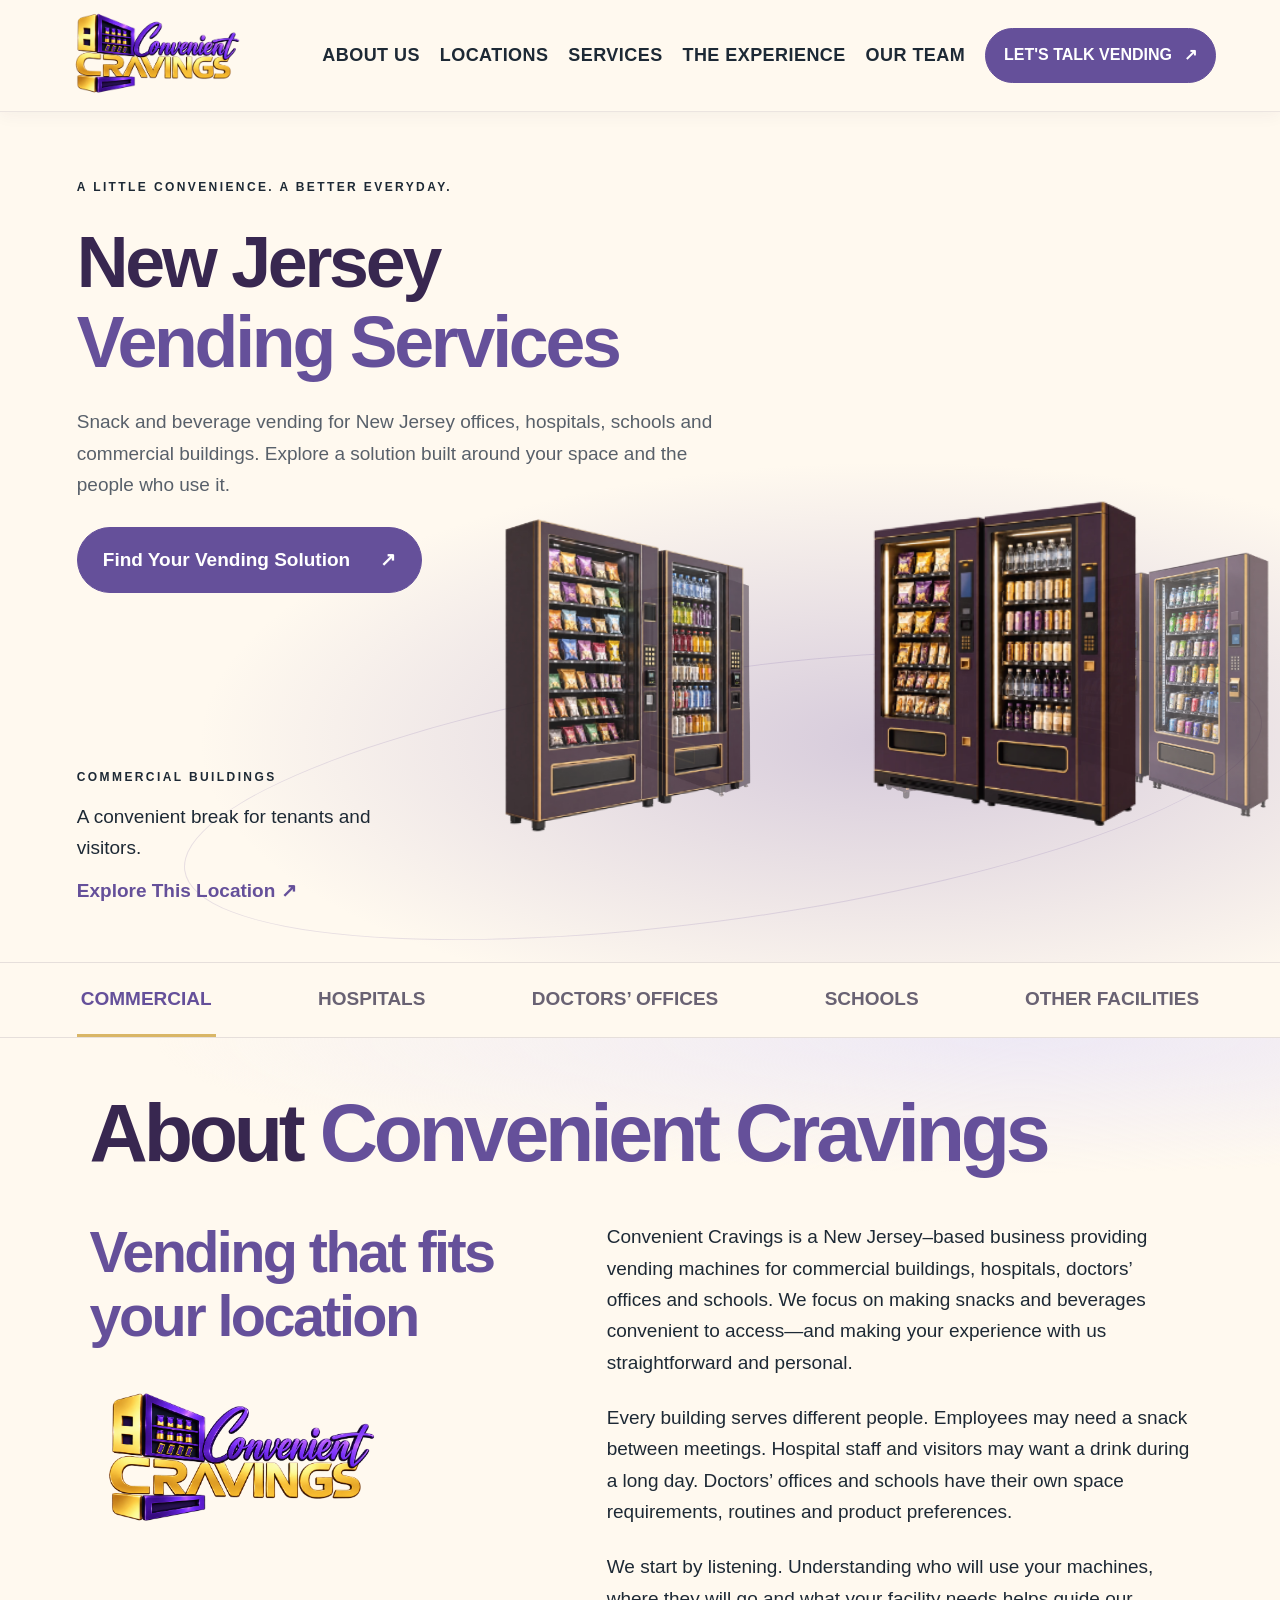
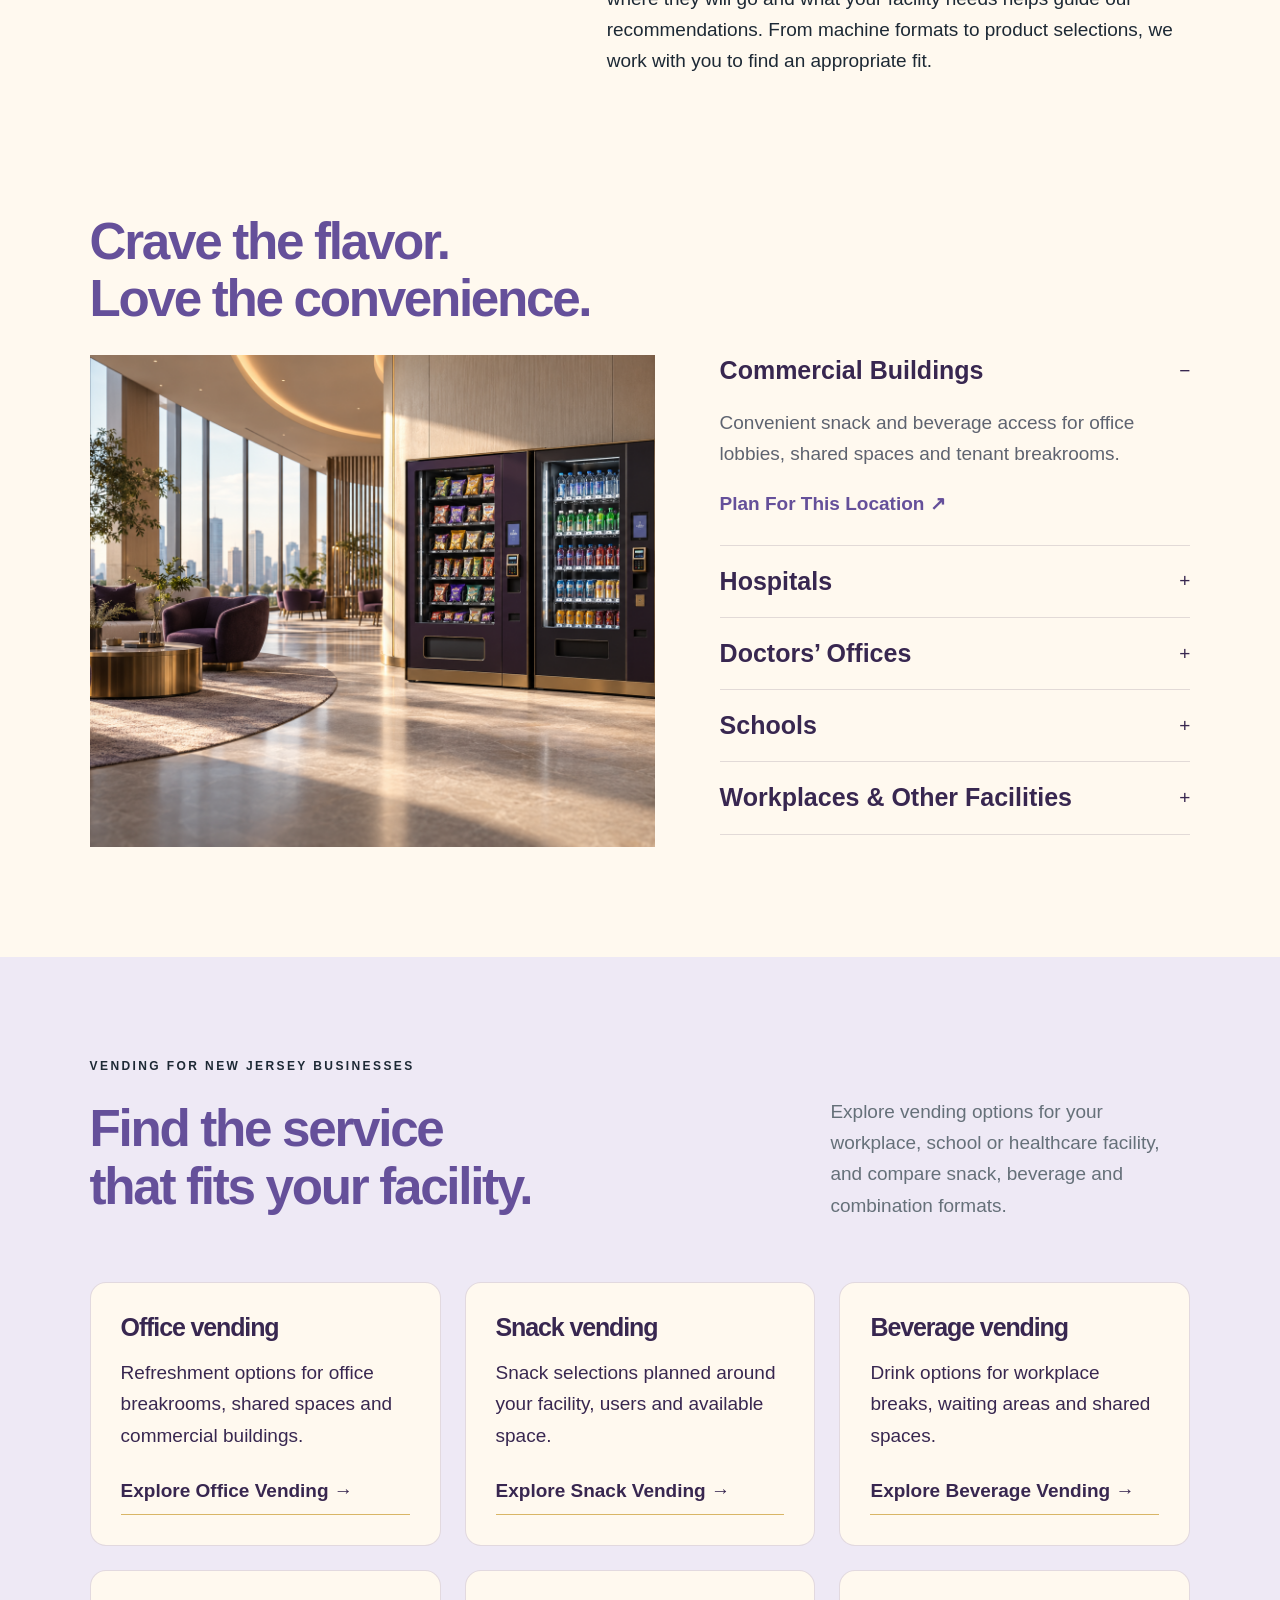
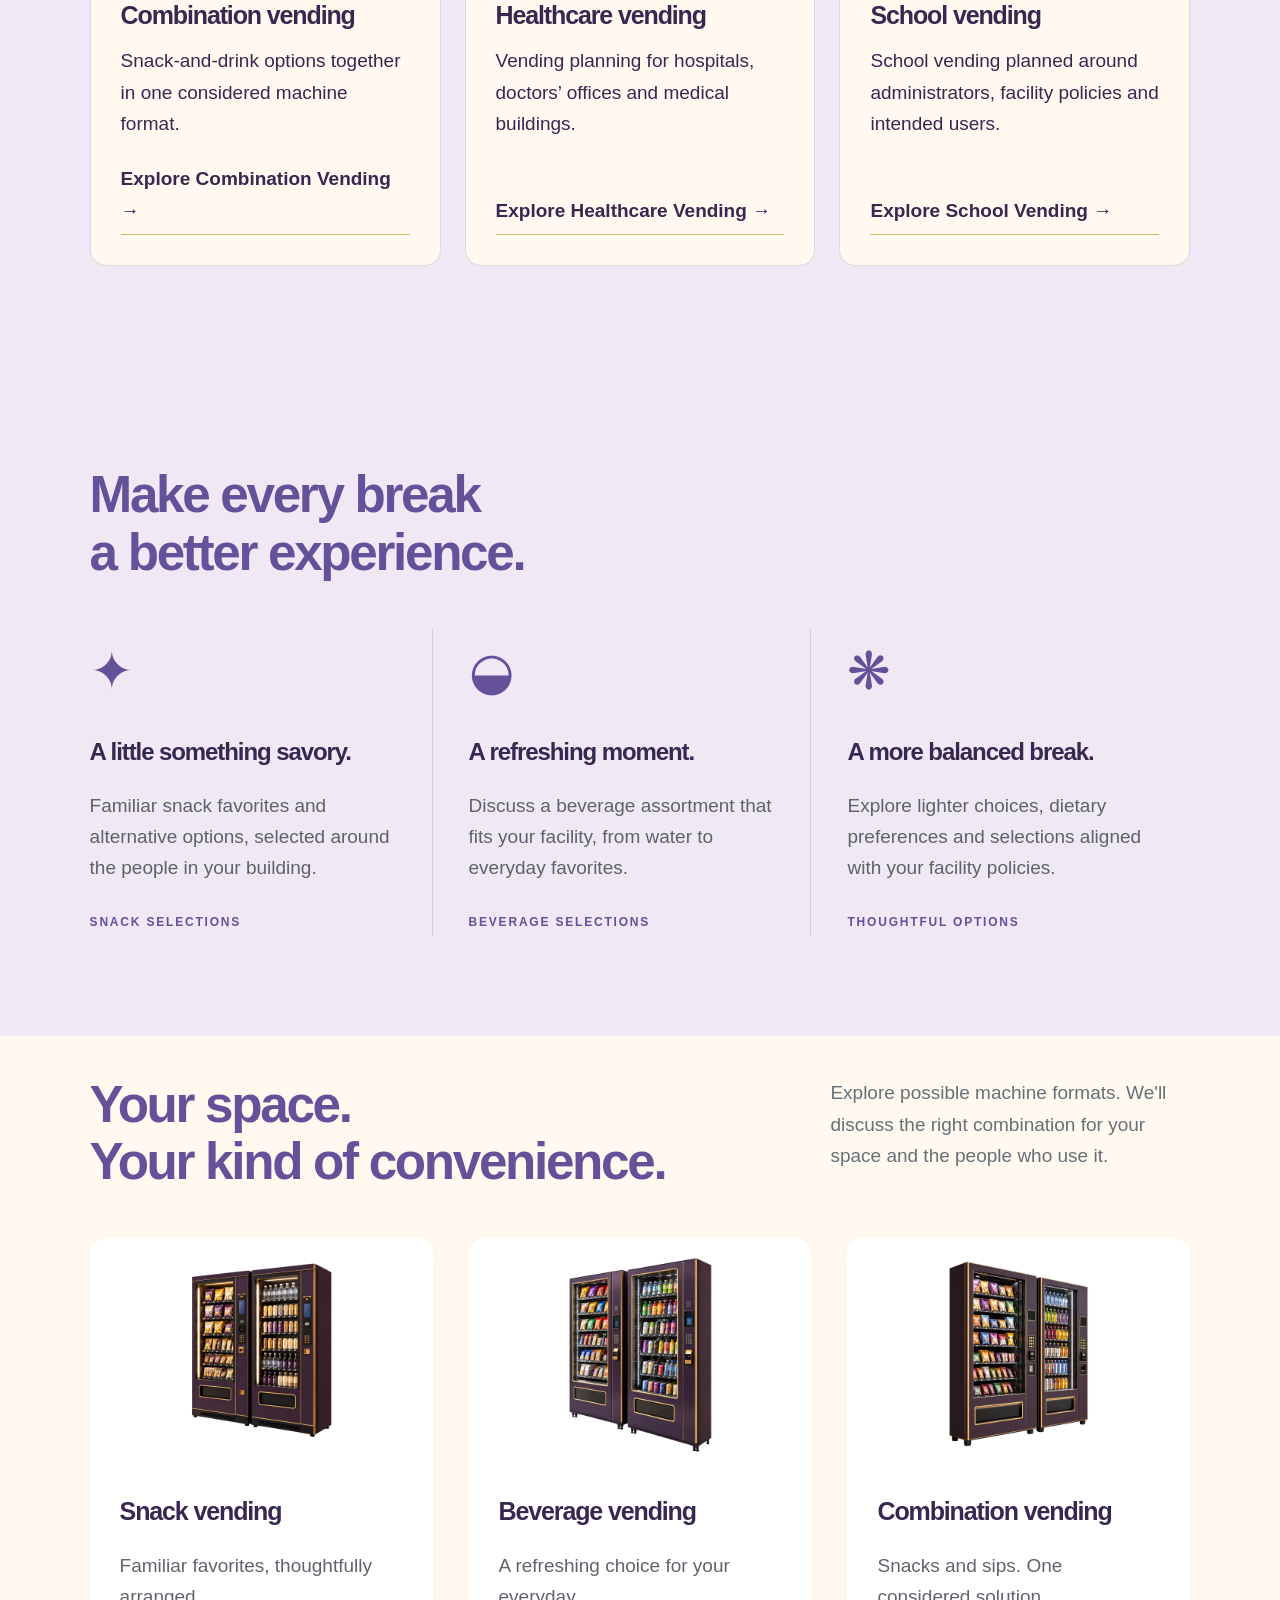
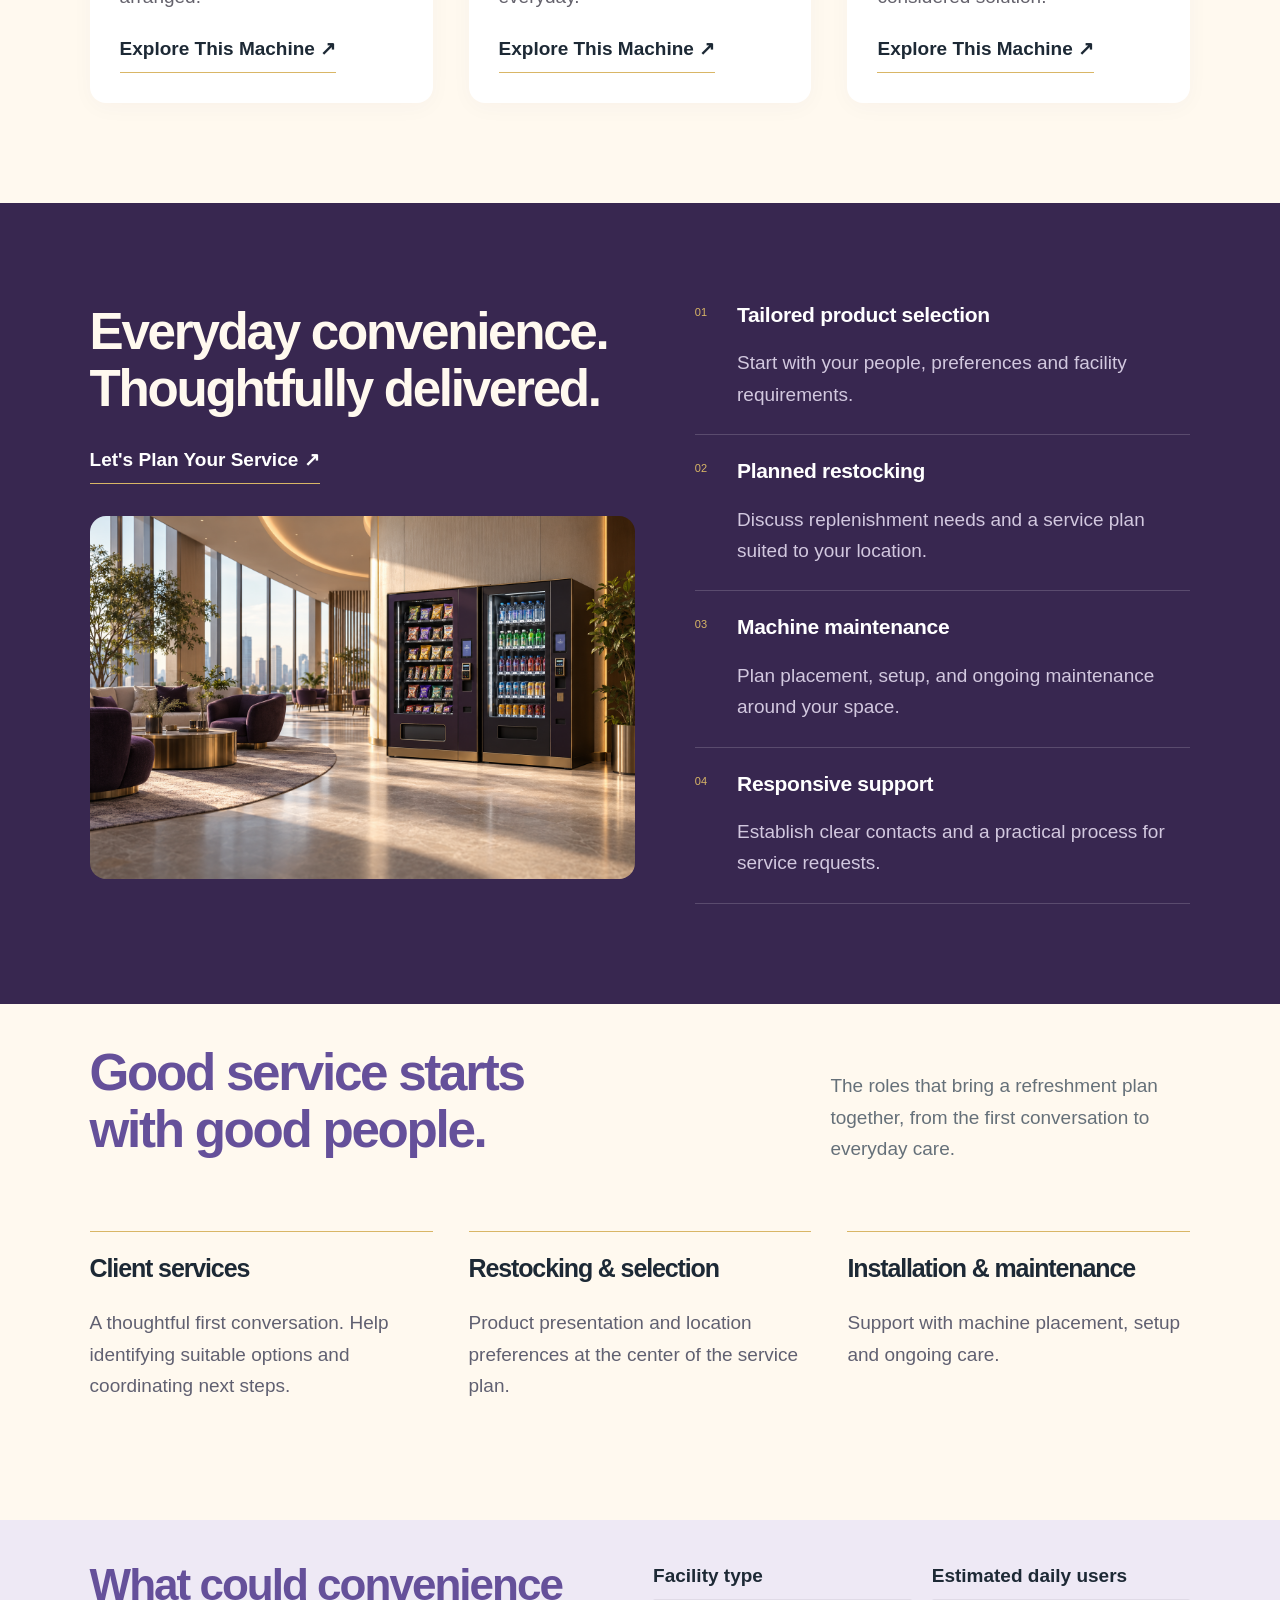
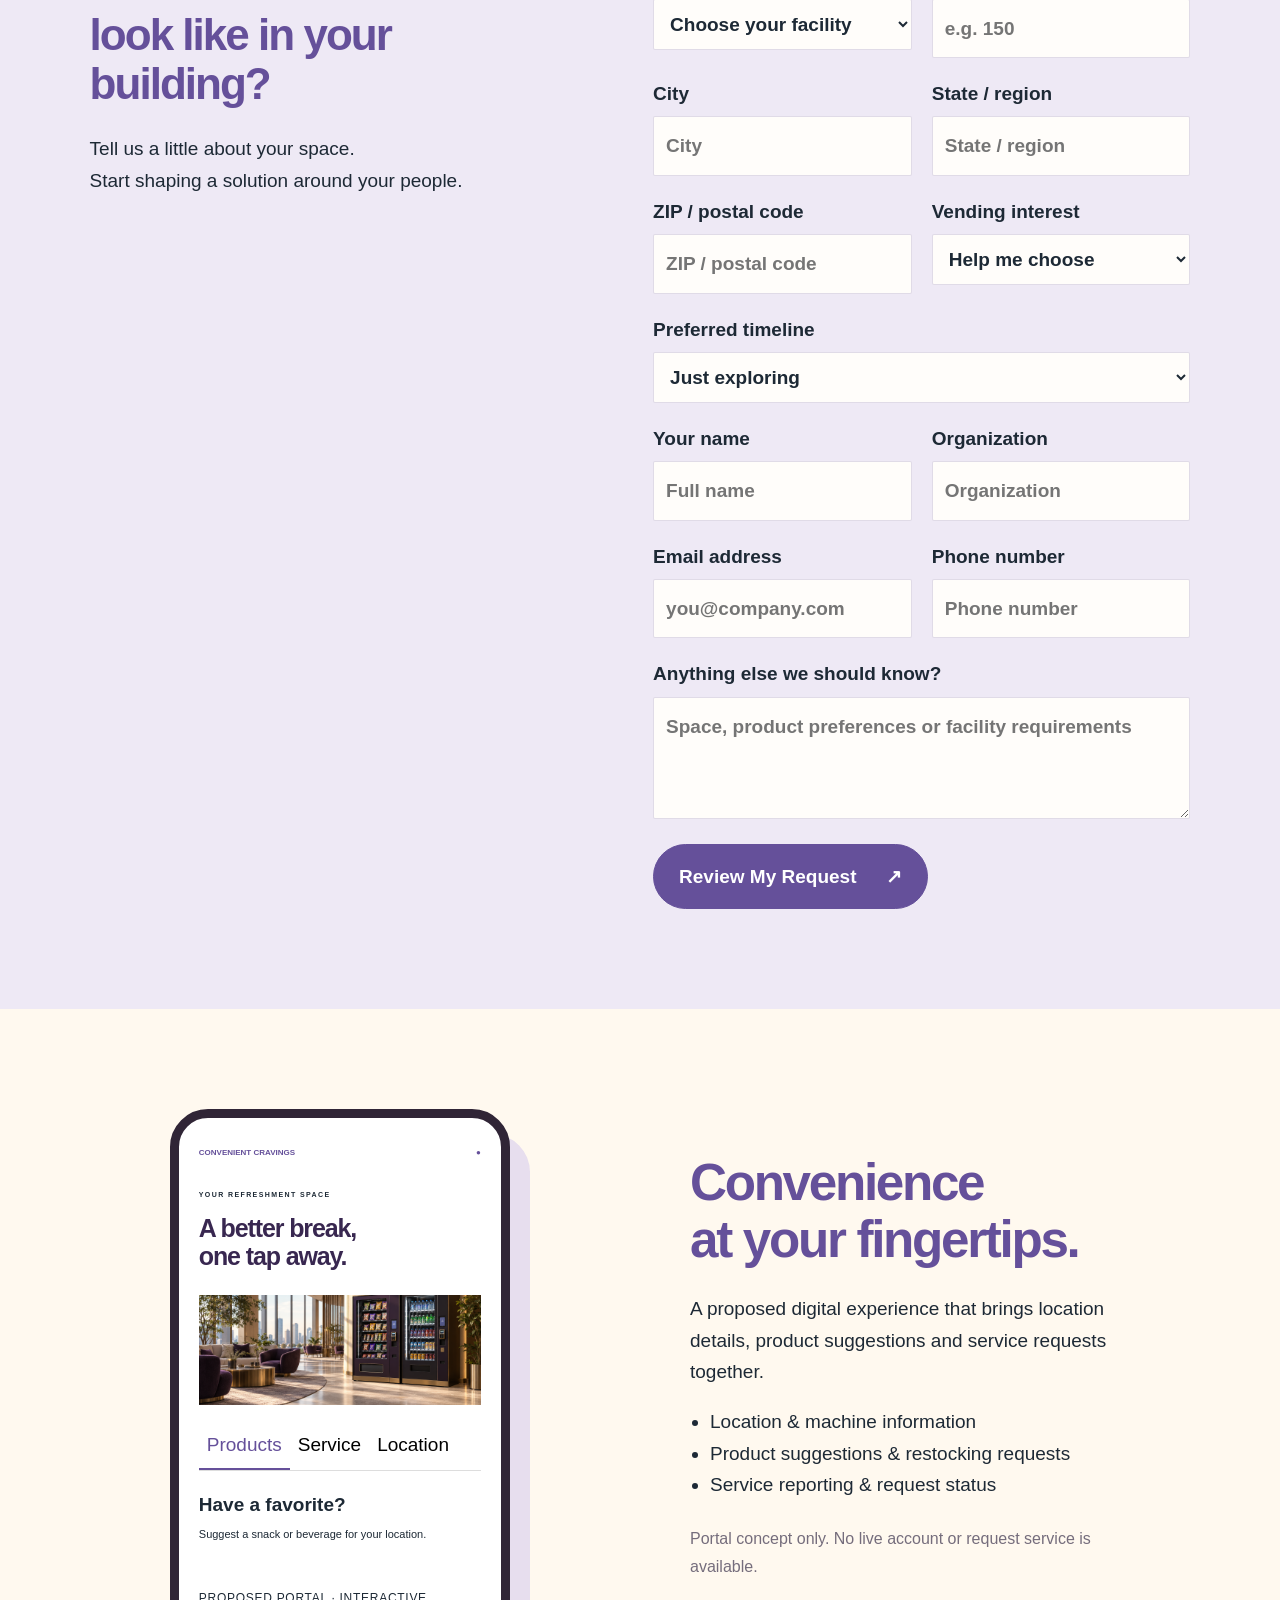
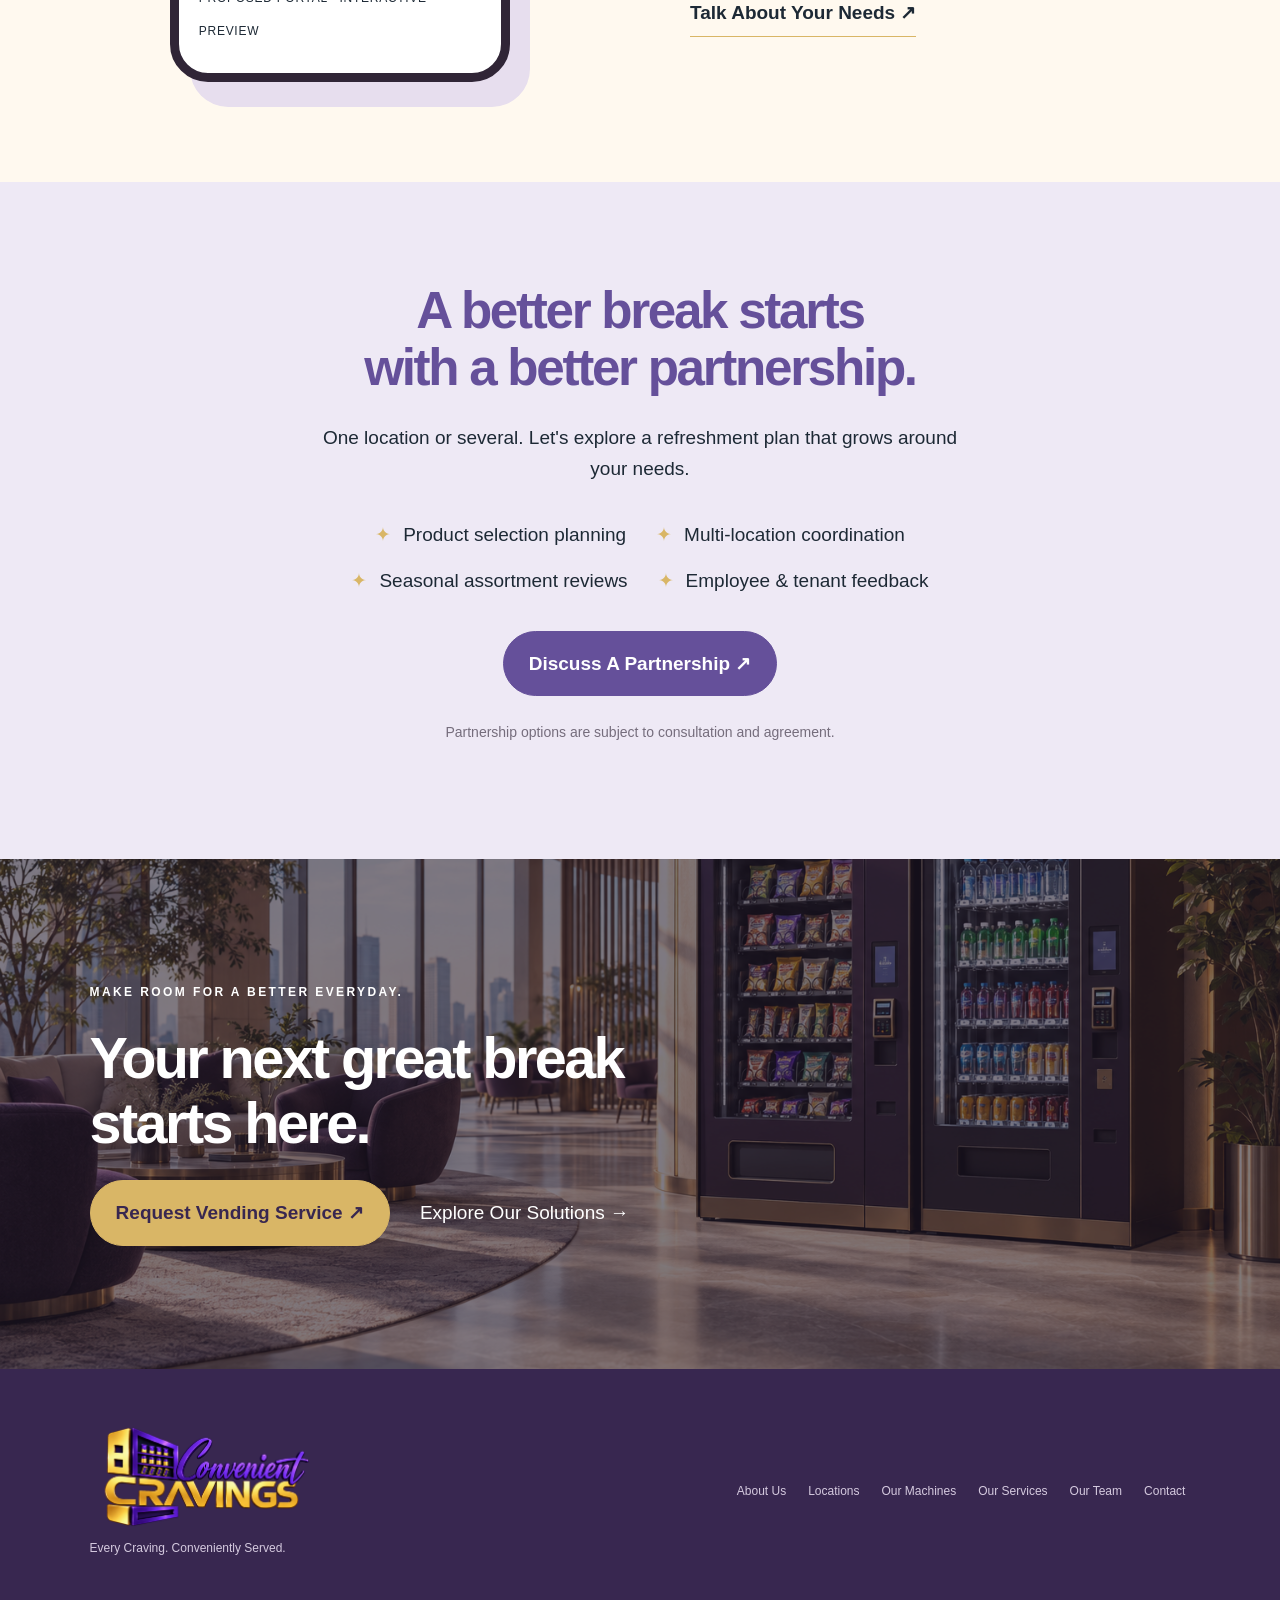
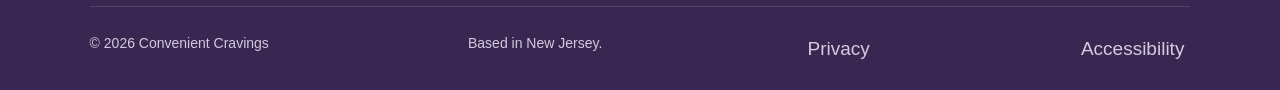
<file: index.html>
<!DOCTYPE html>
<html lang="en"><head><meta content="text/html; charset=utf-8" http-equiv="Content-Type"/><meta content="width=device-width,initial-scale=1" name="viewport"/><meta content="Convenient Cravings provides snack and beverage vending solutions for New Jersey offices, hospitals, schools and commercial buildings. Explore your options." name="description"/><meta content="#382750" name="theme-color"/><title>New Jersey Vending Services | Convenient Cravings</title><link href="style.css" rel="stylesheet"/></head><body>
<a class="skip" href="#main">Skip to content</a><header><a aria-label="Convenient Cravings home" class="brand" href="#"><img alt="Convenient Cravings" height="88" src="assets/logo.png?v=convenient-cravings" width="176"/></a><button aria-controls="nav" aria-expanded="false" class="menu" id="menu">Menu ☰</button><nav id="nav"><a href="#about">ABOUT US</a><a href="#locations">LOCATIONS</a><a href="#services">SERVICES</a><a href="#experience">THE EXPERIENCE</a><a href="#team">OUR TEAM</a><a class="button small" href="#consultation">LET'S TALK VENDING <span>↗</span></a></nav></header>
<main id="main"><section aria-labelledby="hero-title" class="hero"><div class="hero-top"><p class="eyebrow">A LITTLE CONVENIENCE. A BETTER EVERYDAY.</p><h1 id="hero-title">New Jersey<br><span>Vending Services</span></h1><p>Snack and beverage vending for New Jersey offices, hospitals, schools and commercial buildings. Explore a solution built around your space and the people who use it.</p><a class="button" href="#consultation">Find your vending solution <span>↗</span></a></div><div class="hero-stage"><div class="orbit-line"></div><div aria-label="Vending locations. Use left and right arrows or swipe to explore." aria-roledescription="carousel" id="viewport" role="region" tabindex="0"><div class="auto-spinning" id="carousel"><div class="scene" style="transform: translate3d(253.946px, -23.1444px, -225.015px) rotateY(-26.8321deg); opacity: 0.6; z-index: 71;"><img alt="Illustrative vending installation for commercial buildings" class="hero-photo" draggable="false" fetchpriority="high" height="1200" src="assets/hero-commercial-transparent.webp" width="800"/></div><div class="scene" style="transform: translate3d(6.44309px, -35.9947px, -349.948px) rotateY(-0.680779deg); opacity: 0.28; z-index: 0;"><img alt="Illustrative vending installation for hospitals" class="hero-photo" draggable="false" height="1200" loading="eager" src="assets/hero-hospital-transparent.webp" width="800"/></div><div class="scene" style="transform: translate3d(-249.964px, -23.9769px, -233.109px) rotateY(26.4113deg); opacity: 0.6; z-index: 67;"><img alt="Illustrative vending installation for doctors’ offices" class="hero-photo" draggable="false" height="1200" loading="eager" src="assets/hero-practice-transparent.webp" width="800"/></div><div class="scene" style="transform: translate3d(-160.93px, -3.69924px, -35.9648px) rotateY(17.0039deg); opacity: 1; z-index: 179;"><img alt="Illustrative vending installation for schools" class="hero-photo" draggable="false" height="1200" loading="eager" src="assets/hero-school-transparent.webp" width="800"/></div><div class="scene" style="transform: translate3d(150.504px, -3.18476px, -30.9629px) rotateY(-15.9024deg); opacity: 1; z-index: 182;"><img alt="Illustrative vending installation for workplaces &amp; other facilities" class="hero-photo" draggable="false" height="1200" loading="eager" src="assets/hero-workplace-transparent.webp" width="800"/></div></div></div><div class="facility-copy"><span class="eyebrow" id="facility-kicker">EVERYDAY BREAKROOM ESSENTIALS</span><p id="facility-text">Make the everyday pause a little more convenient.</p><a href="#location-4" id="facility-cta">Explore this location ↗</a></div></div><div aria-label="Choose facility" class="facility-tabs" id="facility-tabs"><button aria-controls="location-body-0">Commercial</button><button aria-controls="location-body-1">Hospitals</button><button aria-controls="location-body-2">Doctors’ offices</button><button aria-controls="location-body-3">Schools</button><button aria-controls="location-body-4">Other facilities</button></div></section>
<section class="about-reference" id="about" aria-labelledby="about-title"><div class="about-reference-top"><h2 id="about-title"><span>About</span> Convenient Cravings</h2></div><div class="about-reference-bottom"><div class="about-reference-left"><h2>Vending that fits<br/>your location</h2><img src="assets/logo.png?v=convenient-cravings" alt="Convenient Cravings logo" loading="lazy"/></div><div class="about-reference-right"><p>Convenient Cravings is a New Jersey–based business providing vending machines for commercial buildings, hospitals, doctors’ offices and schools. We focus on making snacks and beverages convenient to access—and making your experience with us straightforward and personal.</p><p>Every building serves different people. Employees may need a snack between meetings. Hospital staff and visitors may want a drink during a long day. Doctors’ offices and schools have their own space requirements, routines and product preferences.</p><p>We start by listening. Understanding who will use your machines, where they will go and what your facility needs helps guide our recommendations. From machine formats to product selections, we work with you to find an appropriate fit.</p></div></div></section><section class="section" id="locations"><div class="section-heading"><div><h2>Crave the flavor.<br/>Love the convenience.</h2></div></div><div class="location-layout"><figure class="location-photo"><img alt="Illustrative purple vending machines in a bright contemporary workplace lounge" loading="lazy" src="assets/lounge.png"/></figure><div class="location-list" id="location-list"><article id="location-0"><h3 style="margin:0"><button aria-controls="location-body-0" aria-expanded="true">Commercial buildings<span>−</span></button></h3><div class="location-body" id="location-body-0"><p>Convenient snack and beverage access for office lobbies, shared spaces and tenant breakrooms. Discuss placement, daily foot traffic and the selection your building needs.</p><a data-facility="0" href="#consultation">Plan for this location ↗</a></div></article><article id="location-1"><h3 style="margin:0"><button aria-controls="location-body-1" aria-expanded="false">Hospitals<span>+</span></button></h3></article><article id="location-2"><h3 style="margin:0"><button aria-controls="location-body-2" aria-expanded="false">Doctors’ offices<span>+</span></button></h3></article><article id="location-3"><h3 style="margin:0"><button aria-controls="location-body-3" aria-expanded="false">Schools<span>+</span></button></h3></article><article id="location-4"><h3 style="margin:0"><button aria-controls="location-body-4" aria-expanded="false">Workplaces &amp; other facilities<span>+</span></button></h3></article></div></div></section>
<section class="section service-directory" id="services" aria-labelledby="services-title"><div class="section-heading"><div><p class="eyebrow">VENDING FOR NEW JERSEY BUSINESSES</p><h2 id="services-title">Find the service<br>that fits your facility.</h2></div><p>Explore vending options for your workplace, school or healthcare facility, and compare snack, beverage and combination formats.</p></div><div class="service-link-grid"><a class="service-link-card" href="office-vending/"><h3>Office vending</h3><p>Refreshment options for office breakrooms, shared spaces and commercial buildings.</p><span class="text-link">Explore office vending →</span></a><a class="service-link-card" href="snack-vending/"><h3>Snack vending</h3><p>Snack selections planned around your facility, users and available space.</p><span class="text-link">Explore snack vending →</span></a><a class="service-link-card" href="beverage-vending/"><h3>Beverage vending</h3><p>Drink options for workplace breaks, waiting areas and shared spaces.</p><span class="text-link">Explore beverage vending →</span></a><a class="service-link-card" href="combination-vending/"><h3>Combination vending</h3><p>Snack-and-drink options together in one considered machine format.</p><span class="text-link">Explore combination vending →</span></a><a class="service-link-card" href="healthcare-vending/"><h3>Healthcare vending</h3><p>Vending planning for hospitals, doctors’ offices and medical buildings.</p><span class="text-link">Explore healthcare vending →</span></a><a class="service-link-card" href="school-vending/"><h3>School vending</h3><p>School vending planned around administrators, facility policies and intended users.</p><span class="text-link">Explore school vending →</span></a></div></section><section class="section choices"><h2>Make every break<br/>a better experience.</h2><div class="choice-grid"><article><span class="choice-icon">✦</span><h3>A little something savory.</h3><p>Familiar snack favorites and alternative options, selected around the people in your building.</p><span class="tag">SNACK SELECTIONS</span></article><article><span class="choice-icon">◒</span><h3>A refreshing moment.</h3><p>Discuss a beverage assortment that fits your facility, from water to everyday favorites.</p><span class="tag">BEVERAGE SELECTIONS</span></article><article><span class="choice-icon">❋</span><h3>A more balanced break.</h3><p>Explore lighter choices, dietary preferences and selections aligned with your facility policies.</p><span class="tag">THOUGHTFUL OPTIONS</span></article></div></section>
<section class="section" id="machines"><div class="section-heading"><div><h2>Your space.<br/>Your kind of convenience.</h2></div><p>Explore possible machine formats. We'll discuss the right combination for your space and the people who use it.</p></div><div class="machine-grid" id="machine-grid"><article class="machine-card" style="--card-delay: 0ms;"><div class="machine-visual"><img alt="Illustrative snack vending machine" class="machine-photo" height="667" loading="lazy" src="assets/hero-commercial-transparent.webp" width="1000"/></div><h3>Snack vending</h3><p>Familiar favorites, thoughtfully arranged.</p><a class="text-link" href="snack-vending/">Explore this machine ↗</a></article><article class="machine-card" style="--card-delay: 110ms;"><div class="machine-visual"><img alt="Illustrative beverage vending machine" class="machine-photo" height="667" loading="lazy" src="assets/hero-hospital-transparent.webp" width="1000"/></div><h3>Beverage vending</h3><p>A refreshing choice for your everyday.</p><a class="text-link" href="beverage-vending/">Explore this machine ↗</a></article><article class="machine-card" style="--card-delay: 220ms;"><div class="machine-visual"><img alt="Illustrative combination vending machine" class="machine-photo" height="667" loading="lazy" src="assets/hero-workplace-transparent.webp" width="1000"/></div><h3>Combination vending</h3><p>Snacks and sips. One considered solution.</p><a class="text-link" href="combination-vending/">Explore this machine ↗</a></article></div></section>
<section class="experience section" id="experience"><div><h2>Everyday convenience.<br/>Thoughtfully delivered.</h2><a class="text-link" href="#consultation">Let's plan your service ↗</a><img alt="Illustration of a woman holding a clipboard and discussing vending options with a male customer" class="service-experience-image" height="800" loading="lazy" src="assets/lounge.png" width="1200"/></div><div class="pillars"><article><span>01</span><div><h3>Tailored product selection</h3><p>Start with your people, preferences and facility requirements.</p></div></article><article><span>02</span><div><h3>Planned restocking</h3><p>Discuss replenishment needs and a service plan suited to your location.</p></div></article><article><span>03</span><div><h3>Machine maintenance</h3><p>Plan placement, setup, and ongoing maintenance around your space.</p></div></article><article><span>04</span><div><h3>Responsive support</h3><p>Establish clear contacts and a practical process for service requests.</p></div></article></div></section>
<section class="section" id="team"><div class="section-heading"><div><h2>Good service starts<br/>with good people.</h2></div><p>The roles that bring a refreshment plan together, from the first conversation to everyday care.</p></div><div class="team-grid"><article><h3>Client services</h3><p>A thoughtful first conversation. Help identifying suitable options and coordinating next steps.</p></article><article><h3>Restocking &amp; selection</h3><p>Product presentation and location preferences at the center of the service plan.</p></article><article><h3>Installation &amp; maintenance</h3><p>Support with machine placement, setup and ongoing care.</p></article></div></section>
<section class="consultation section" id="consultation"><div class="consultation-intro"><h2>What could convenience<br/>look like in your building?</h2><p>Tell us a little about your space.<br/>Start shaping a solution around your people.</p></div><form id="consultation-form"><div class="form-grid"><label>Facility type<select name="facility" required=""><option value="">Choose your facility</option><option>Commercial building</option><option>Hospital</option><option>Doctor’s office</option><option>School</option><option>Workplace / other</option></select></label><label>Estimated daily users<input max="1000000" min="1" name="users" placeholder="e.g. 150" required="" type="number"/></label><label>City<input autocomplete="address-level2" name="city" placeholder="City" required=""/></label><label>State / region<input autocomplete="address-level1" name="state" placeholder="State / region" required=""/></label><label>ZIP / postal code<input autocomplete="postal-code" name="postal" placeholder="ZIP / postal code" required=""/></label><label>Vending interest<select name="interest" required=""><option>Help me choose</option> <option>Snacks</option><option>Beverages</option><option>Combination</option></select></label><label class="full">Preferred timeline<select name="timeline"><option>Just exploring</option><option>Within 1–3 months</option><option>Within 3–6 months</option><option>More than 6 months</option></select></label><label>Your name<input autocomplete="name" name="name" placeholder="Full name" required=""/></label><label>Organization<input autocomplete="organization" name="organization" placeholder="Organization" required=""/></label><label>Email address<input autocomplete="email" name="email" placeholder="you@company.com" required="" type="email"/></label><label>Phone number<input autocomplete="tel" name="phone" placeholder="Phone number" required="" type="tel"/></label><label class="full">Anything else we should know?<textarea name="notes" placeholder="Space, product preferences or facility requirements" rows="3"></textarea></label></div><button class="button" type="submit">Review my request <span>↗</span></button></form></section>
<section class="section portal"><div class="phone"><div class="phone-top">CONVENIENT CRAVINGS <span>●</span></div><p class="eyebrow">YOUR REFRESHMENT SPACE</p><h3>A better break,<br/>one tap away.</h3><div class="phone-picture"></div><div class="phone-tabs"><button class="active" data-screen="Products">Products</button><button data-screen="Service">Service</button><button data-screen="Location">Location</button></div><div id="phone-content"><h4>Have a favorite?</h4><p>Suggest a snack or beverage for your location.</p></div><small>PROPOSED PORTAL · INTERACTIVE PREVIEW</small></div><div><h2>Convenience<br/>at your fingertips.</h2><p>A proposed digital experience that brings location details, product suggestions and service requests together.</p><ul class="clean-list"><li>Location &amp; machine information</li><li>Product suggestions &amp; restocking requests</li><li>Service reporting &amp; request status</li></ul><p class="note">Portal concept only. No live account or request service is available.</p><a class="text-link" href="#consultation">Talk about your needs ↗</a></div></section>
<section class="partners section"><h2>A better break starts<br/>with a better partnership.</h2><p>One location or several. Let's explore a refreshment plan that grows around your needs.</p><div class="partner-options"><span>Product selection planning</span><span>Multi-location coordination</span><span>Seasonal assortment reviews</span><span>Employee &amp; tenant feedback</span></div><a class="button" href="#consultation">Discuss a partnership ↗</a><p class="note">Partnership options are subject to consultation and agreement.</p></section>
<section class="final-cta"><img alt="Concept of a welcoming lounge with vending machines" loading="lazy" src="assets/lounge.png"/><div><p class="eyebrow">MAKE ROOM FOR A BETTER EVERYDAY.</p><h2>Your next great break<br/>starts here.</h2><a class="button gold" href="#consultation">Request vending service ↗</a><a class="light-link" href="#machines">Explore our solutions →</a></div></section></main>
<footer><div class="footer-top"><div><img alt="Convenient Cravings" height="110" src="assets/logo.png?v=convenient-cravings" width="220"/><p>Every Craving. Conveniently Served.</p></div><nav aria-label="Footer"><a href="#about">About Us</a><a href="#locations">Locations</a><a href="#machines">Our Machines</a><a href="#services">Our Services</a><a href="#team">Our Team</a><a href="#consultation">Contact</a></nav></div><div class="footer-bottom"><span>© <span id="year">2026</span> Convenient Cravings</span><span>Based in New Jersey.</span><button data-policy="privacy">Privacy</button><button data-policy="accessibility">Accessibility</button></div></footer>
<dialog id="detail-dialog"><button aria-label="Close dialog" class="close-dialog">×</button><div id="dialog-content"></div></dialog><iframe height="1" style="position: absolute; top: 0px; left: 0px; border-width: medium; border-style: none; border-color: currentcolor; border-image: none; visibility: hidden;" width="1"></iframe>
<script src="script.js" defer></script><script src="hero-animation.js" defer></script></body></html>
</file>
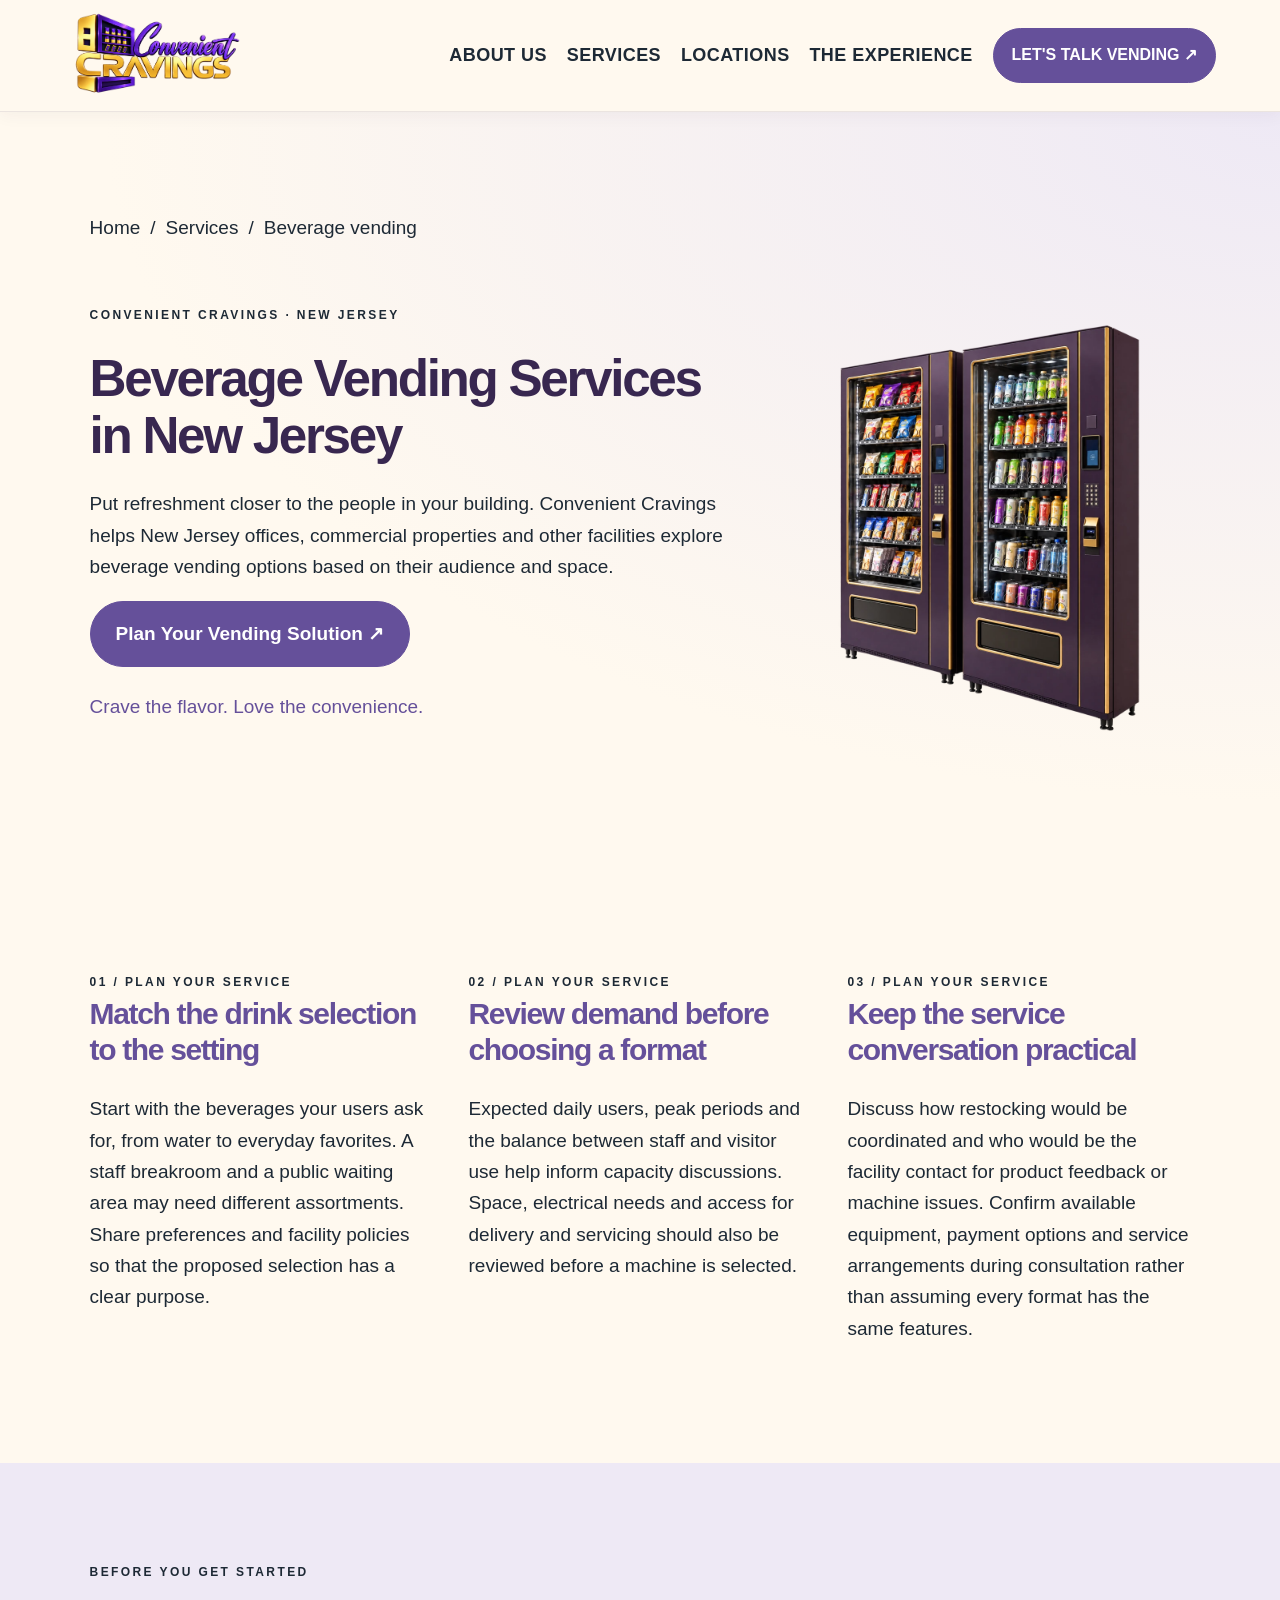
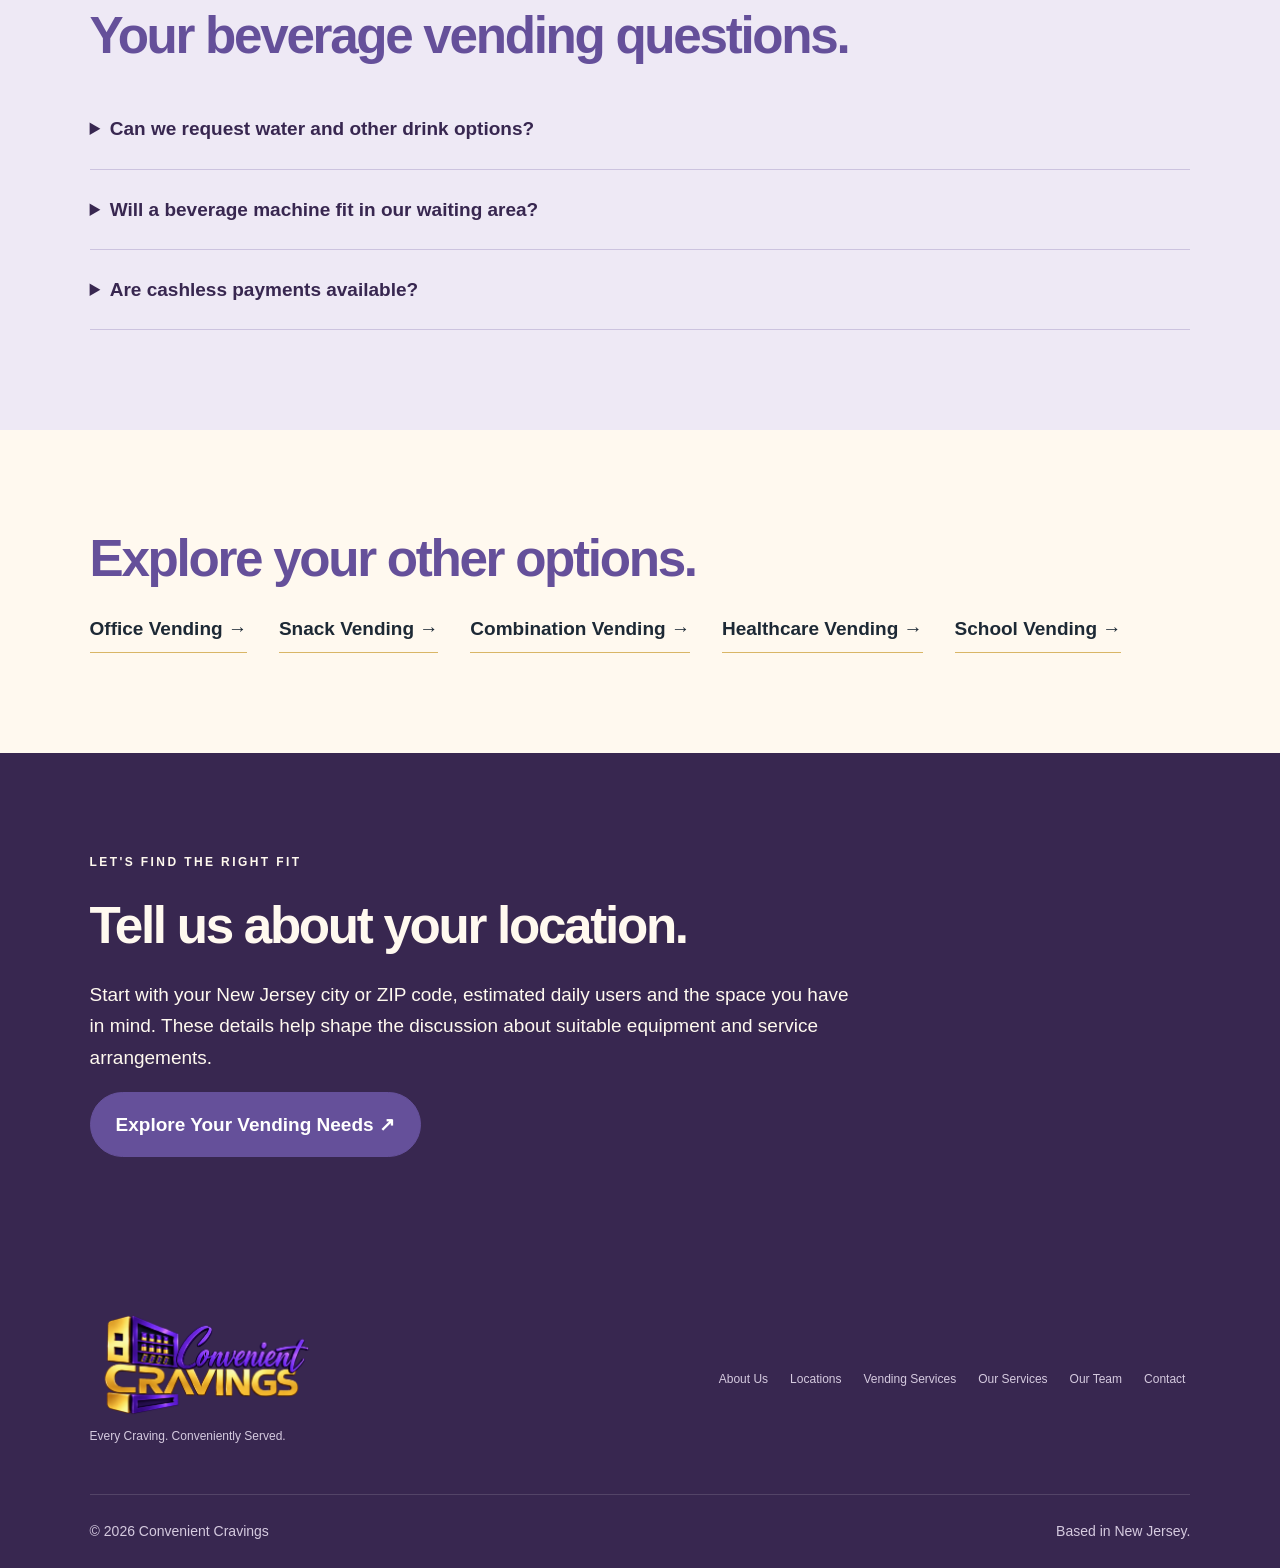
<file: beverage-vending/index.html>
<!doctype html>
<html lang="en"><head><meta charset="utf-8"><meta name="viewport" content="width=device-width,initial-scale=1"><title>Beverage Vending Services in New Jersey | Convenient Cravings</title><meta name="description" content="Beverage vending services for New Jersey facilities. Drink options for workplace breaks, waiting areas and shared spaces. Explore options with Convenient Cravings."><meta name="theme-color" content="#382750"><link rel="stylesheet" href="../style.css?v=service-pages"></head><body class="service-page">
<a class="skip" href="#main">Skip to content</a><header><a class="brand" href="../" aria-label="Convenient Cravings home"><img src="../assets/logo.png?v=convenient-cravings" alt="Convenient Cravings" width="176" height="88"></a><button aria-controls="nav" aria-expanded="false" class="menu" id="menu">Menu ☰</button><nav id="nav"><a href="../#about">ABOUT US</a><a href="../#services">SERVICES</a><a href="../#locations">LOCATIONS</a><a href="../#experience">THE EXPERIENCE</a><a class="button small" href="../#consultation">LET'S TALK VENDING ↗</a></nav></header><main id="main"><section class="section service-hero"><nav aria-label="Breadcrumb" class="service-breadcrumb"><a href="../">Home</a><span aria-hidden="true"> / </span><a href="../#services">Services</a><span aria-hidden="true"> / </span><span aria-current="page">Beverage vending</span></nav><div class="service-hero-grid"><div><p class="eyebrow">CONVENIENT CRAVINGS · NEW JERSEY</p><h1>Beverage Vending Services in New Jersey</h1><p class="service-intro">Put refreshment closer to the people in your building. Convenient Cravings helps New Jersey offices, commercial properties and other facilities explore beverage vending options based on their audience and space.</p><a class="button" href="../#consultation">Plan your vending solution ↗</a><p class="service-slogan">Crave the flavor. Love the convenience.</p></div><img src="../assets/hero-hospital-transparent.webp" alt="Illustrative beverage vending installation" width="800" height="1200" fetchpriority="high"></div></section>
<section class="section service-detail-grid" aria-label="Beverage vending planning"><article><span class="eyebrow">01 / PLAN YOUR SERVICE</span><h2>Match the drink selection to the setting</h2><p>Start with the beverages your users ask for, from water to everyday favorites. A staff breakroom and a public waiting area may need different assortments. Share preferences and facility policies so that the proposed selection has a clear purpose.</p></article><article><span class="eyebrow">02 / PLAN YOUR SERVICE</span><h2>Review demand before choosing a format</h2><p>Expected daily users, peak periods and the balance between staff and visitor use help inform capacity discussions. Space, electrical needs and access for delivery and servicing should also be reviewed before a machine is selected.</p></article><article><span class="eyebrow">03 / PLAN YOUR SERVICE</span><h2>Keep the service conversation practical</h2><p>Discuss how restocking would be coordinated and who would be the facility contact for product feedback or machine issues. Confirm available equipment, payment options and service arrangements during consultation rather than assuming every format has the same features.</p></article></section>
<section class="section service-faq" aria-labelledby="faq-title"><p class="eyebrow">BEFORE YOU GET STARTED</p><h2 id="faq-title">Your beverage vending questions.</h2><details><summary>Can we request water and other drink options?</summary><p>Share your preferred mix during consultation. The final selection depends on the machine format, product availability and facility policies.</p></details><details><summary>Will a beverage machine fit in our waiting area?</summary><p>That depends on the available space, access and facility requirements. Provide a description or measurements of the proposed location for discussion.</p></details><details><summary>Are cashless payments available?</summary><p>Payment capabilities depend on the equipment proposed. Confirm supported payment methods before agreeing to a machine or placement.</p></details></section>
<section class="section service-related" aria-labelledby="related-title"><h2 id="related-title">Explore your other options.</h2><div class="service-related-links"><a class="text-link" href="../office-vending/">Office vending →</a><a class="text-link" href="../snack-vending/">Snack vending →</a><a class="text-link" href="../combination-vending/">Combination vending →</a><a class="text-link" href="../healthcare-vending/">Healthcare vending →</a><a class="text-link" href="../school-vending/">School vending →</a></div></section>
<section class="section service-ending"><p class="eyebrow">LET'S FIND THE RIGHT FIT</p><h2>Tell us about your location.</h2><p>Start with your New Jersey city or ZIP code, estimated daily users and the space you have in mind. These details help shape the discussion about suitable equipment and service arrangements.</p><a class="button" href="../#consultation">Explore your vending needs ↗</a></section></main><footer><div class="footer-top"><div><img alt="Convenient Cravings" height="110" src="../assets/logo.png?v=convenient-cravings" width="220"/><p>Every Craving. Conveniently Served.</p></div><nav aria-label="Footer"><a href="../#about">About Us</a><a href="../#locations">Locations</a><a href="../#services">Vending Services</a><a href="../#experience">Our Services</a><a href="../#team">Our Team</a><a href="../#consultation">Contact</a></nav></div><div class="footer-bottom"><span>© <span id="year">2026</span> Convenient Cravings</span><span>Based in New Jersey.</span></div></footer><script src="../service-page.js" defer></script></body></html>
</file>
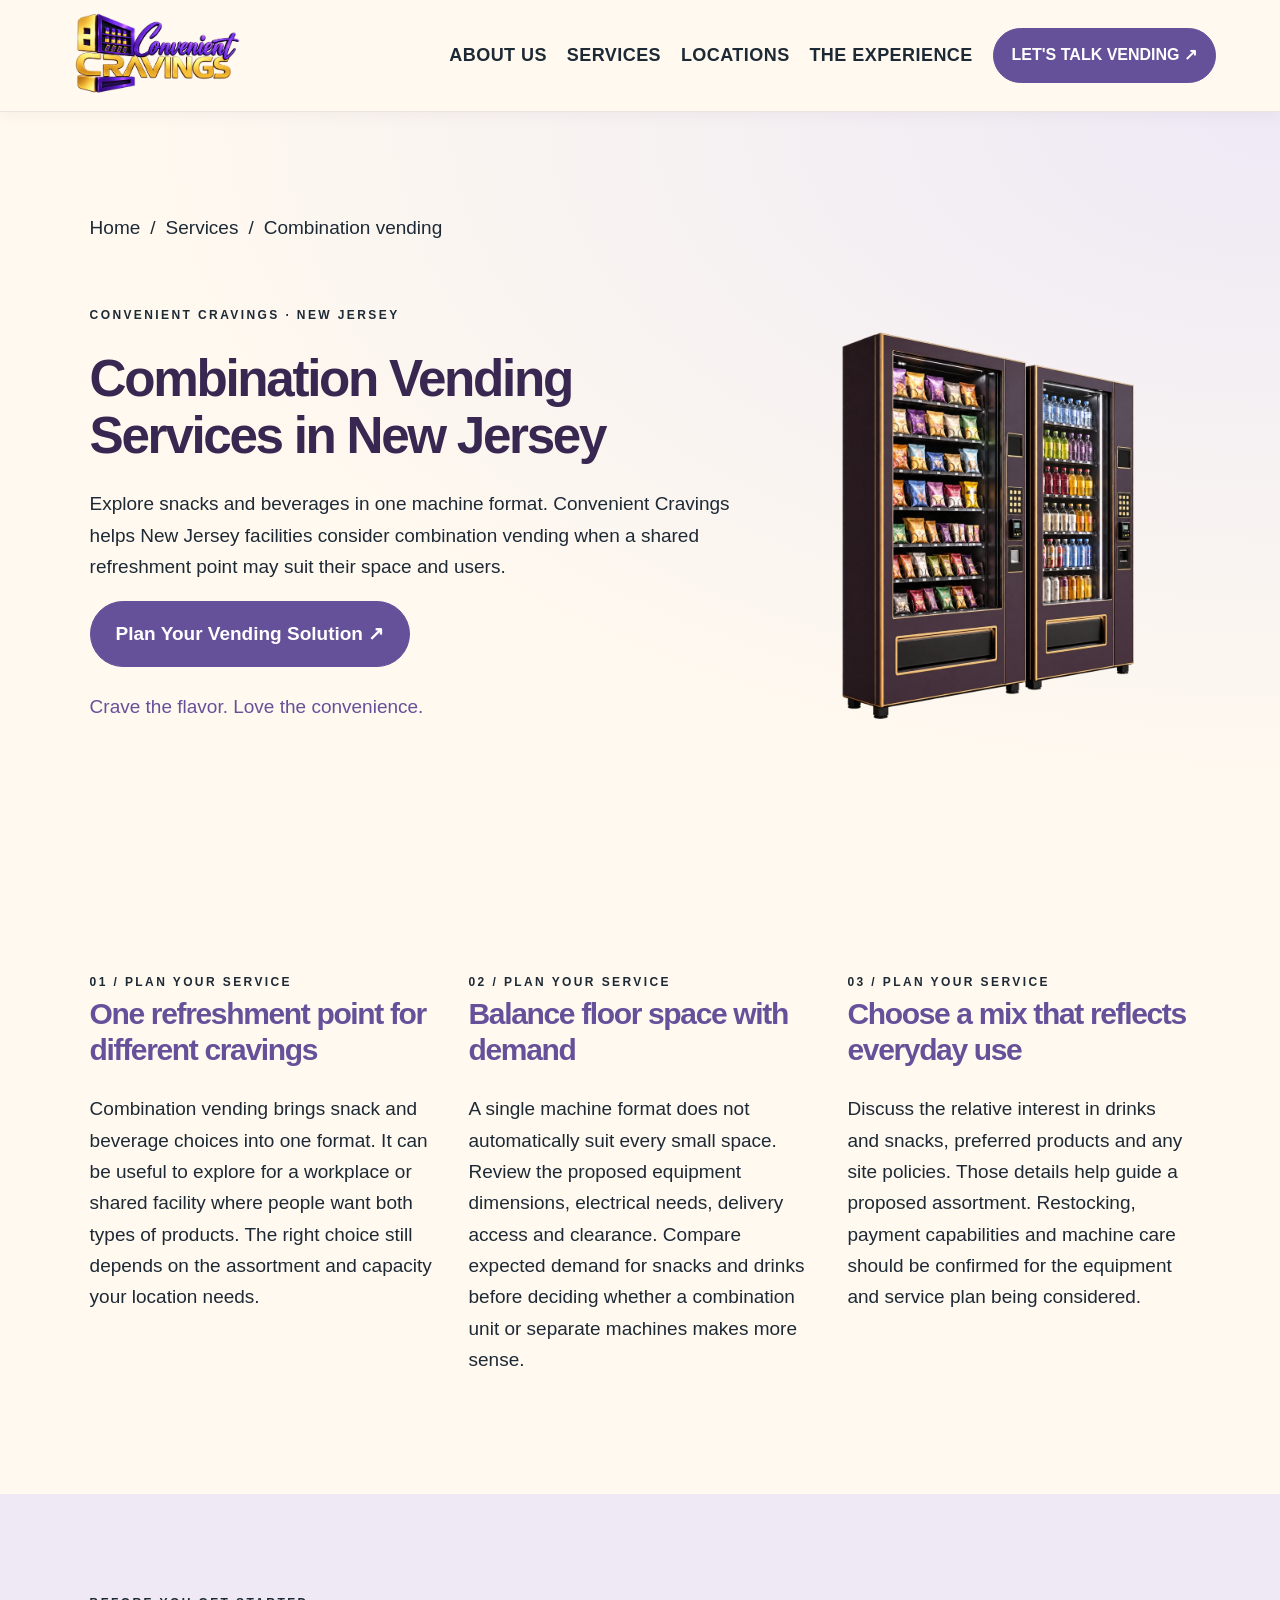
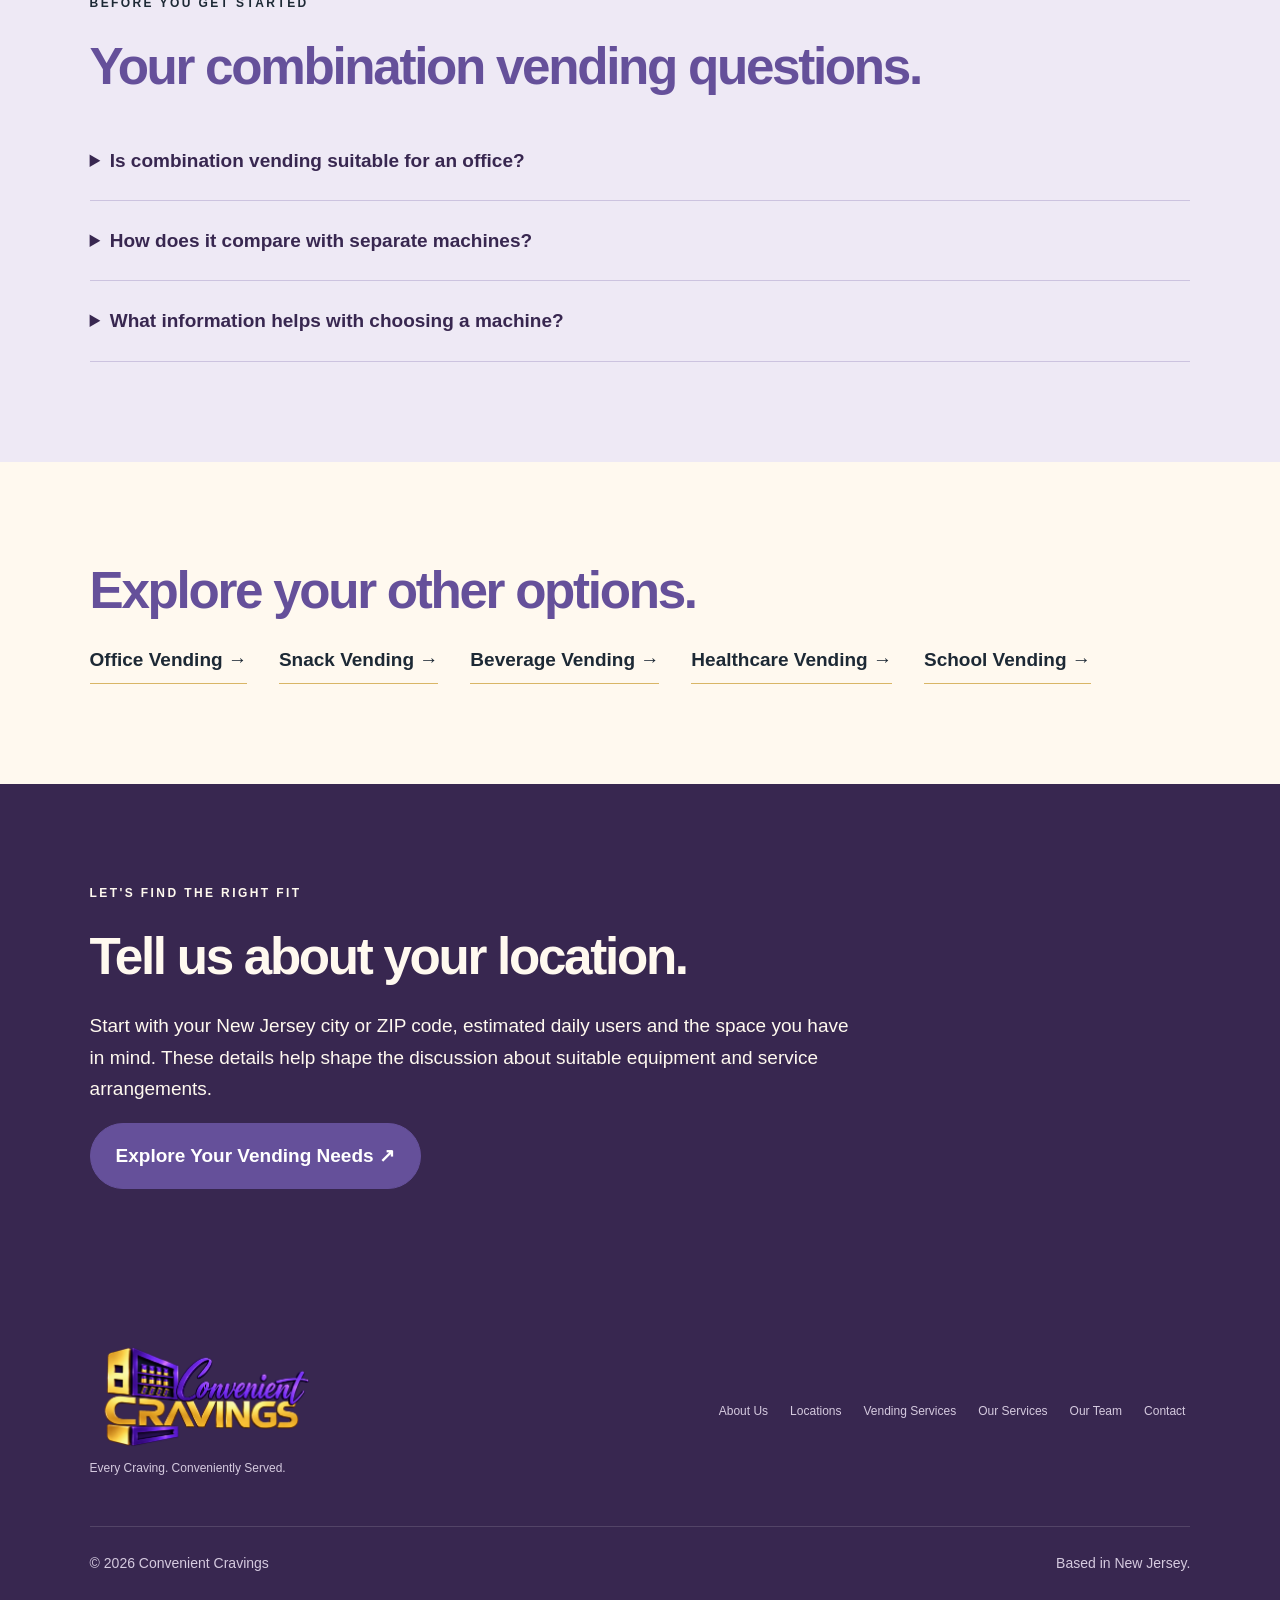
<file: combination-vending/index.html>
<!doctype html>
<html lang="en"><head><meta charset="utf-8"><meta name="viewport" content="width=device-width,initial-scale=1"><title>Combination Vending Services in New Jersey | Convenient Cravings</title><meta name="description" content="Combination vending services for New Jersey facilities. Snack-and-drink options together in one considered machine format. Explore options with Convenient Cravings."><meta name="theme-color" content="#382750"><link rel="stylesheet" href="../style.css?v=service-pages"></head><body class="service-page">
<a class="skip" href="#main">Skip to content</a><header><a class="brand" href="../" aria-label="Convenient Cravings home"><img src="../assets/logo.png?v=convenient-cravings" alt="Convenient Cravings" width="176" height="88"></a><button aria-controls="nav" aria-expanded="false" class="menu" id="menu">Menu ☰</button><nav id="nav"><a href="../#about">ABOUT US</a><a href="../#services">SERVICES</a><a href="../#locations">LOCATIONS</a><a href="../#experience">THE EXPERIENCE</a><a class="button small" href="../#consultation">LET'S TALK VENDING ↗</a></nav></header><main id="main"><section class="section service-hero"><nav aria-label="Breadcrumb" class="service-breadcrumb"><a href="../">Home</a><span aria-hidden="true"> / </span><a href="../#services">Services</a><span aria-hidden="true"> / </span><span aria-current="page">Combination vending</span></nav><div class="service-hero-grid"><div><p class="eyebrow">CONVENIENT CRAVINGS · NEW JERSEY</p><h1>Combination Vending Services in New Jersey</h1><p class="service-intro">Explore snacks and beverages in one machine format. Convenient Cravings helps New Jersey facilities consider combination vending when a shared refreshment point may suit their space and users.</p><a class="button" href="../#consultation">Plan your vending solution ↗</a><p class="service-slogan">Crave the flavor. Love the convenience.</p></div><img src="../assets/hero-workplace-transparent.webp" alt="Illustrative combination snack and beverage vending installation" width="800" height="1200" fetchpriority="high"></div></section>
<section class="section service-detail-grid" aria-label="Combination vending planning"><article><span class="eyebrow">01 / PLAN YOUR SERVICE</span><h2>One refreshment point for different cravings</h2><p>Combination vending brings snack and beverage choices into one format. It can be useful to explore for a workplace or shared facility where people want both types of products. The right choice still depends on the assortment and capacity your location needs.</p></article><article><span class="eyebrow">02 / PLAN YOUR SERVICE</span><h2>Balance floor space with demand</h2><p>A single machine format does not automatically suit every small space. Review the proposed equipment dimensions, electrical needs, delivery access and clearance. Compare expected demand for snacks and drinks before deciding whether a combination unit or separate machines makes more sense.</p></article><article><span class="eyebrow">03 / PLAN YOUR SERVICE</span><h2>Choose a mix that reflects everyday use</h2><p>Discuss the relative interest in drinks and snacks, preferred products and any site policies. Those details help guide a proposed assortment. Restocking, payment capabilities and machine care should be confirmed for the equipment and service plan being considered.</p></article></section>
<section class="section service-faq" aria-labelledby="faq-title"><p class="eyebrow">BEFORE YOU GET STARTED</p><h2 id="faq-title">Your combination vending questions.</h2><details><summary>Is combination vending suitable for an office?</summary><p>It is a format worth discussing when both snack and drink choices are wanted. Suitability depends on user numbers, space and equipment availability.</p></details><details><summary>How does it compare with separate machines?</summary><p>Separate machines and combination formats offer different capacity and selection possibilities. Compare both options against the needs of the location.</p></details><details><summary>What information helps with choosing a machine?</summary><p>Prepare your location, estimated daily users, available space, preferred products and desired timeline.</p></details></section>
<section class="section service-related" aria-labelledby="related-title"><h2 id="related-title">Explore your other options.</h2><div class="service-related-links"><a class="text-link" href="../office-vending/">Office vending →</a><a class="text-link" href="../snack-vending/">Snack vending →</a><a class="text-link" href="../beverage-vending/">Beverage vending →</a><a class="text-link" href="../healthcare-vending/">Healthcare vending →</a><a class="text-link" href="../school-vending/">School vending →</a></div></section>
<section class="section service-ending"><p class="eyebrow">LET'S FIND THE RIGHT FIT</p><h2>Tell us about your location.</h2><p>Start with your New Jersey city or ZIP code, estimated daily users and the space you have in mind. These details help shape the discussion about suitable equipment and service arrangements.</p><a class="button" href="../#consultation">Explore your vending needs ↗</a></section></main><footer><div class="footer-top"><div><img alt="Convenient Cravings" height="110" src="../assets/logo.png?v=convenient-cravings" width="220"/><p>Every Craving. Conveniently Served.</p></div><nav aria-label="Footer"><a href="../#about">About Us</a><a href="../#locations">Locations</a><a href="../#services">Vending Services</a><a href="../#experience">Our Services</a><a href="../#team">Our Team</a><a href="../#consultation">Contact</a></nav></div><div class="footer-bottom"><span>© <span id="year">2026</span> Convenient Cravings</span><span>Based in New Jersey.</span></div></footer><script src="../service-page.js" defer></script></body></html>
</file>
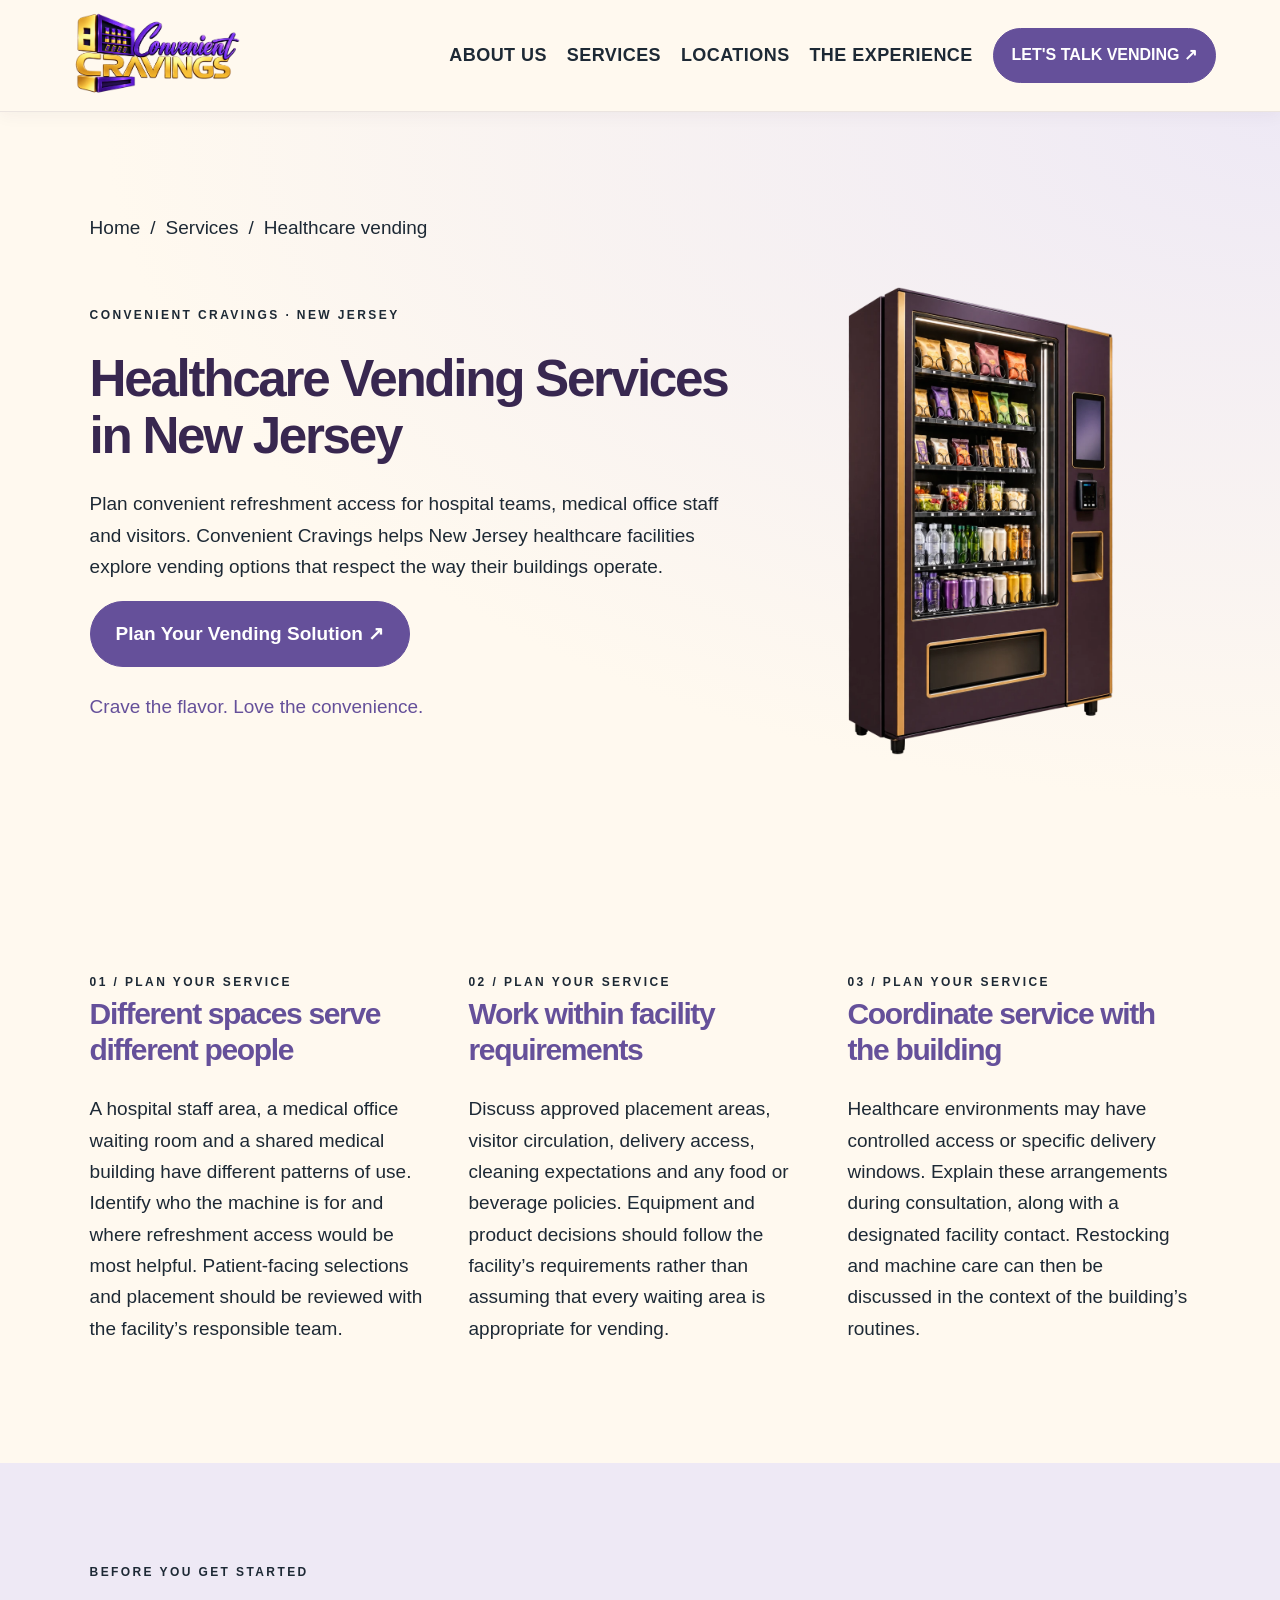
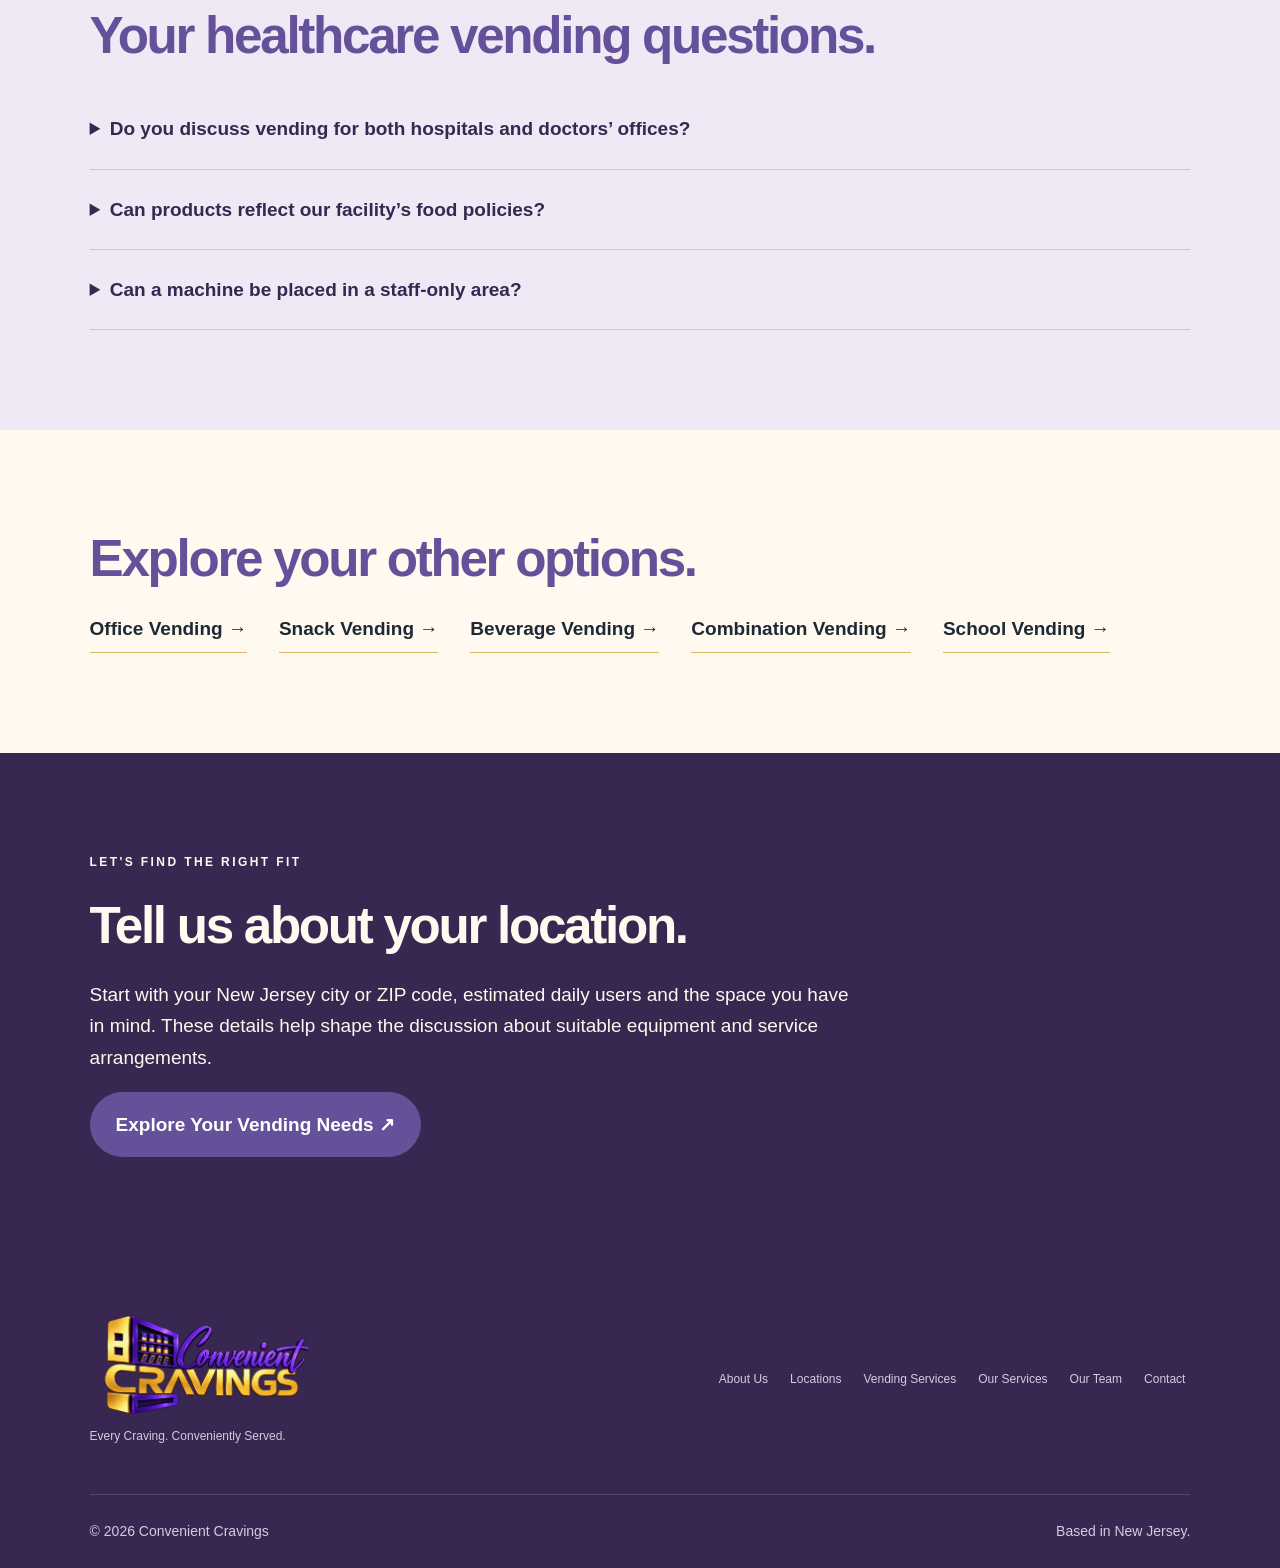
<file: healthcare-vending/index.html>
<!doctype html>
<html lang="en"><head><meta charset="utf-8"><meta name="viewport" content="width=device-width,initial-scale=1"><title>Healthcare Vending Services in New Jersey | Convenient Cravings</title><meta name="description" content="Healthcare vending services for New Jersey facilities. Vending planning for hospitals, doctors’ offices and medical buildings. Explore options with Convenient Cravings."><meta name="theme-color" content="#382750"><link rel="stylesheet" href="../style.css?v=service-pages"></head><body class="service-page">
<a class="skip" href="#main">Skip to content</a><header><a class="brand" href="../" aria-label="Convenient Cravings home"><img src="../assets/logo.png?v=convenient-cravings" alt="Convenient Cravings" width="176" height="88"></a><button aria-controls="nav" aria-expanded="false" class="menu" id="menu">Menu ☰</button><nav id="nav"><a href="../#about">ABOUT US</a><a href="../#services">SERVICES</a><a href="../#locations">LOCATIONS</a><a href="../#experience">THE EXPERIENCE</a><a class="button small" href="../#consultation">LET'S TALK VENDING ↗</a></nav></header><main id="main"><section class="section service-hero"><nav aria-label="Breadcrumb" class="service-breadcrumb"><a href="../">Home</a><span aria-hidden="true"> / </span><a href="../#services">Services</a><span aria-hidden="true"> / </span><span aria-current="page">Healthcare vending</span></nav><div class="service-hero-grid"><div><p class="eyebrow">CONVENIENT CRAVINGS · NEW JERSEY</p><h1>Healthcare Vending Services in New Jersey</h1><p class="service-intro">Plan convenient refreshment access for hospital teams, medical office staff and visitors. Convenient Cravings helps New Jersey healthcare facilities explore vending options that respect the way their buildings operate.</p><a class="button" href="../#consultation">Plan your vending solution ↗</a><p class="service-slogan">Crave the flavor. Love the convenience.</p></div><img src="../assets/hero-practice-transparent.webp" alt="Illustrative vending installation for a medical office" width="800" height="1200" fetchpriority="high"></div></section>
<section class="section service-detail-grid" aria-label="Healthcare vending planning"><article><span class="eyebrow">01 / PLAN YOUR SERVICE</span><h2>Different spaces serve different people</h2><p>A hospital staff area, a medical office waiting room and a shared medical building have different patterns of use. Identify who the machine is for and where refreshment access would be most helpful. Patient-facing selections and placement should be reviewed with the facility’s responsible team.</p></article><article><span class="eyebrow">02 / PLAN YOUR SERVICE</span><h2>Work within facility requirements</h2><p>Discuss approved placement areas, visitor circulation, delivery access, cleaning expectations and any food or beverage policies. Equipment and product decisions should follow the facility’s requirements rather than assuming that every waiting area is appropriate for vending.</p></article><article><span class="eyebrow">03 / PLAN YOUR SERVICE</span><h2>Coordinate service with the building</h2><p>Healthcare environments may have controlled access or specific delivery windows. Explain these arrangements during consultation, along with a designated facility contact. Restocking and machine care can then be discussed in the context of the building’s routines.</p></article></section>
<section class="section service-faq" aria-labelledby="faq-title"><p class="eyebrow">BEFORE YOU GET STARTED</p><h2 id="faq-title">Your healthcare vending questions.</h2><details><summary>Do you discuss vending for both hospitals and doctors’ offices?</summary><p>Yes. Convenient Cravings works with these facility types to explore suitable vending options. Proposed arrangements depend on the individual location and requirements.</p></details><details><summary>Can products reflect our facility’s food policies?</summary><p>Share the policies and selection requirements during consultation. The proposed assortment should be reviewed with the appropriate facility representative.</p></details><details><summary>Can a machine be placed in a staff-only area?</summary><p>Staff-only placement can be discussed. Access, available space, equipment requirements and service coordination need to be considered.</p></details></section>
<section class="section service-related" aria-labelledby="related-title"><h2 id="related-title">Explore your other options.</h2><div class="service-related-links"><a class="text-link" href="../office-vending/">Office vending →</a><a class="text-link" href="../snack-vending/">Snack vending →</a><a class="text-link" href="../beverage-vending/">Beverage vending →</a><a class="text-link" href="../combination-vending/">Combination vending →</a><a class="text-link" href="../school-vending/">School vending →</a></div></section>
<section class="section service-ending"><p class="eyebrow">LET'S FIND THE RIGHT FIT</p><h2>Tell us about your location.</h2><p>Start with your New Jersey city or ZIP code, estimated daily users and the space you have in mind. These details help shape the discussion about suitable equipment and service arrangements.</p><a class="button" href="../#consultation">Explore your vending needs ↗</a></section></main><footer><div class="footer-top"><div><img alt="Convenient Cravings" height="110" src="../assets/logo.png?v=convenient-cravings" width="220"/><p>Every Craving. Conveniently Served.</p></div><nav aria-label="Footer"><a href="../#about">About Us</a><a href="../#locations">Locations</a><a href="../#services">Vending Services</a><a href="../#experience">Our Services</a><a href="../#team">Our Team</a><a href="../#consultation">Contact</a></nav></div><div class="footer-bottom"><span>© <span id="year">2026</span> Convenient Cravings</span><span>Based in New Jersey.</span></div></footer><script src="../service-page.js" defer></script></body></html>
</file>
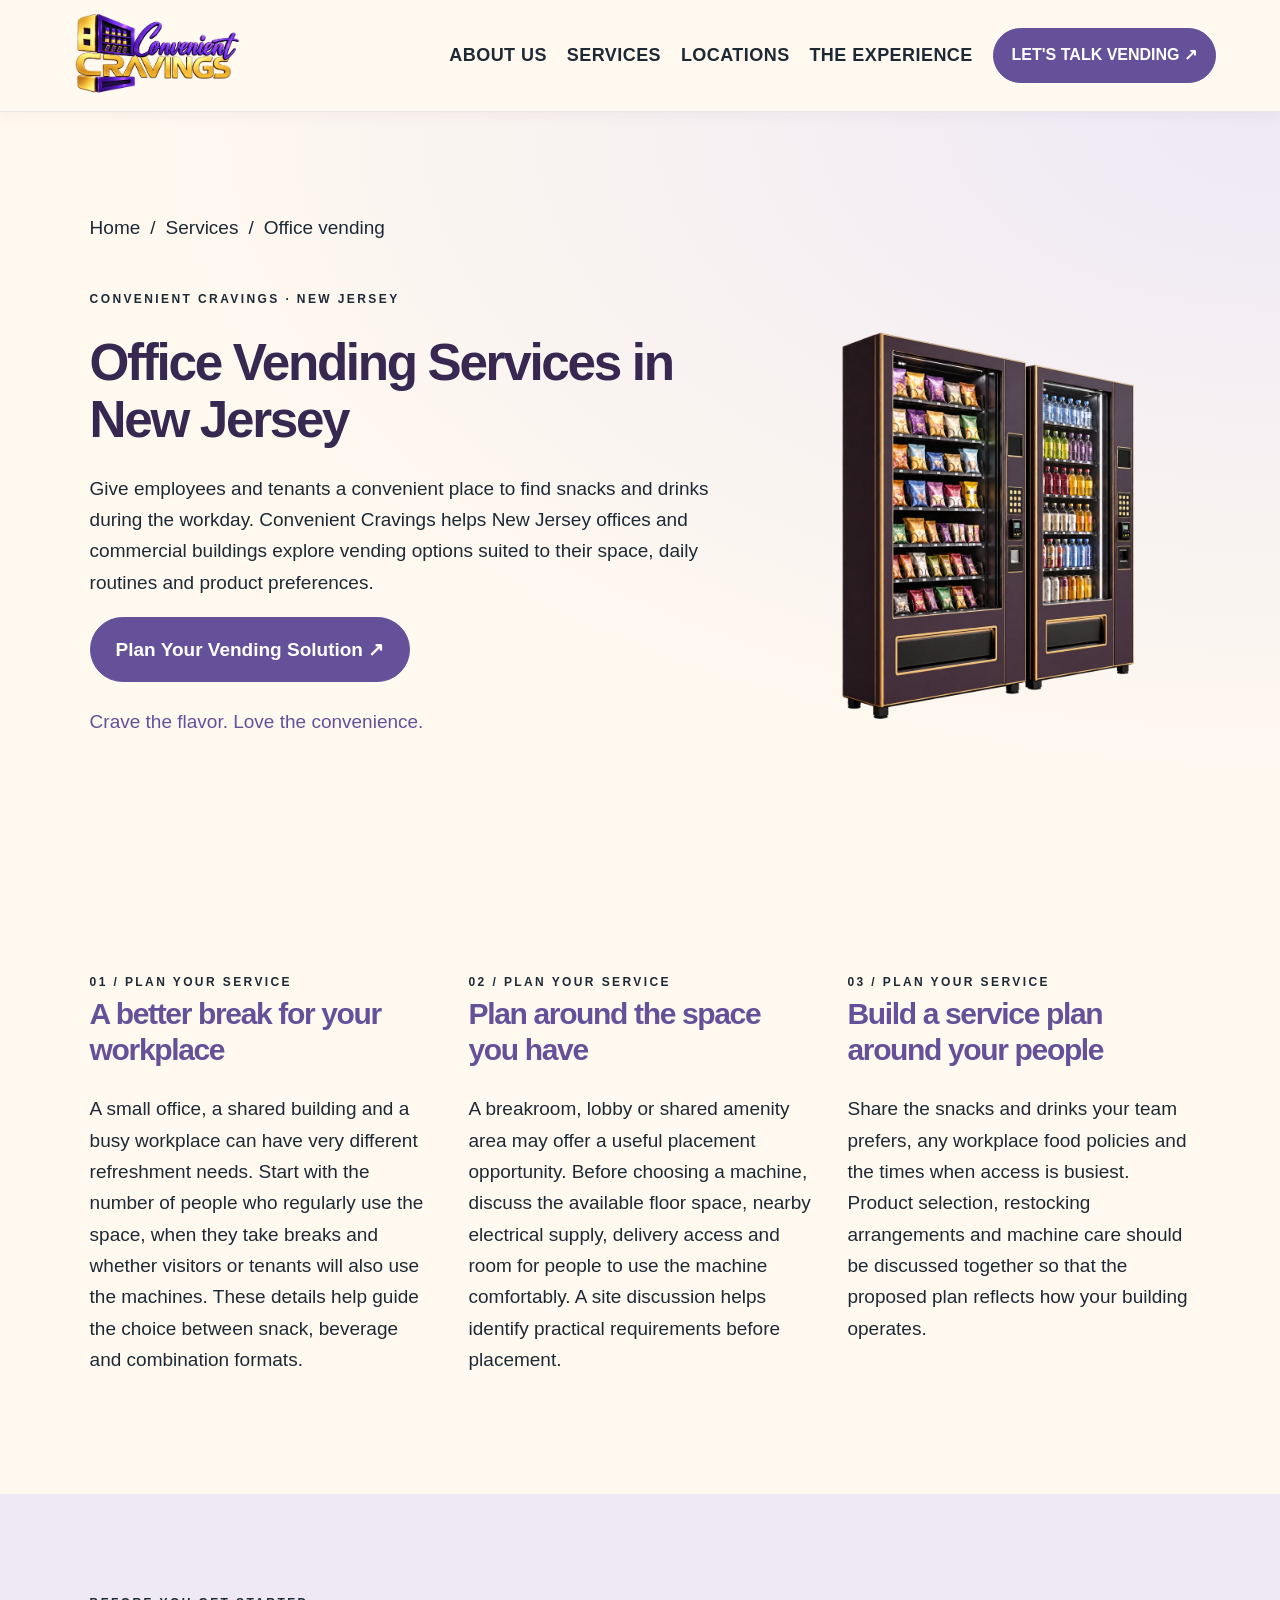
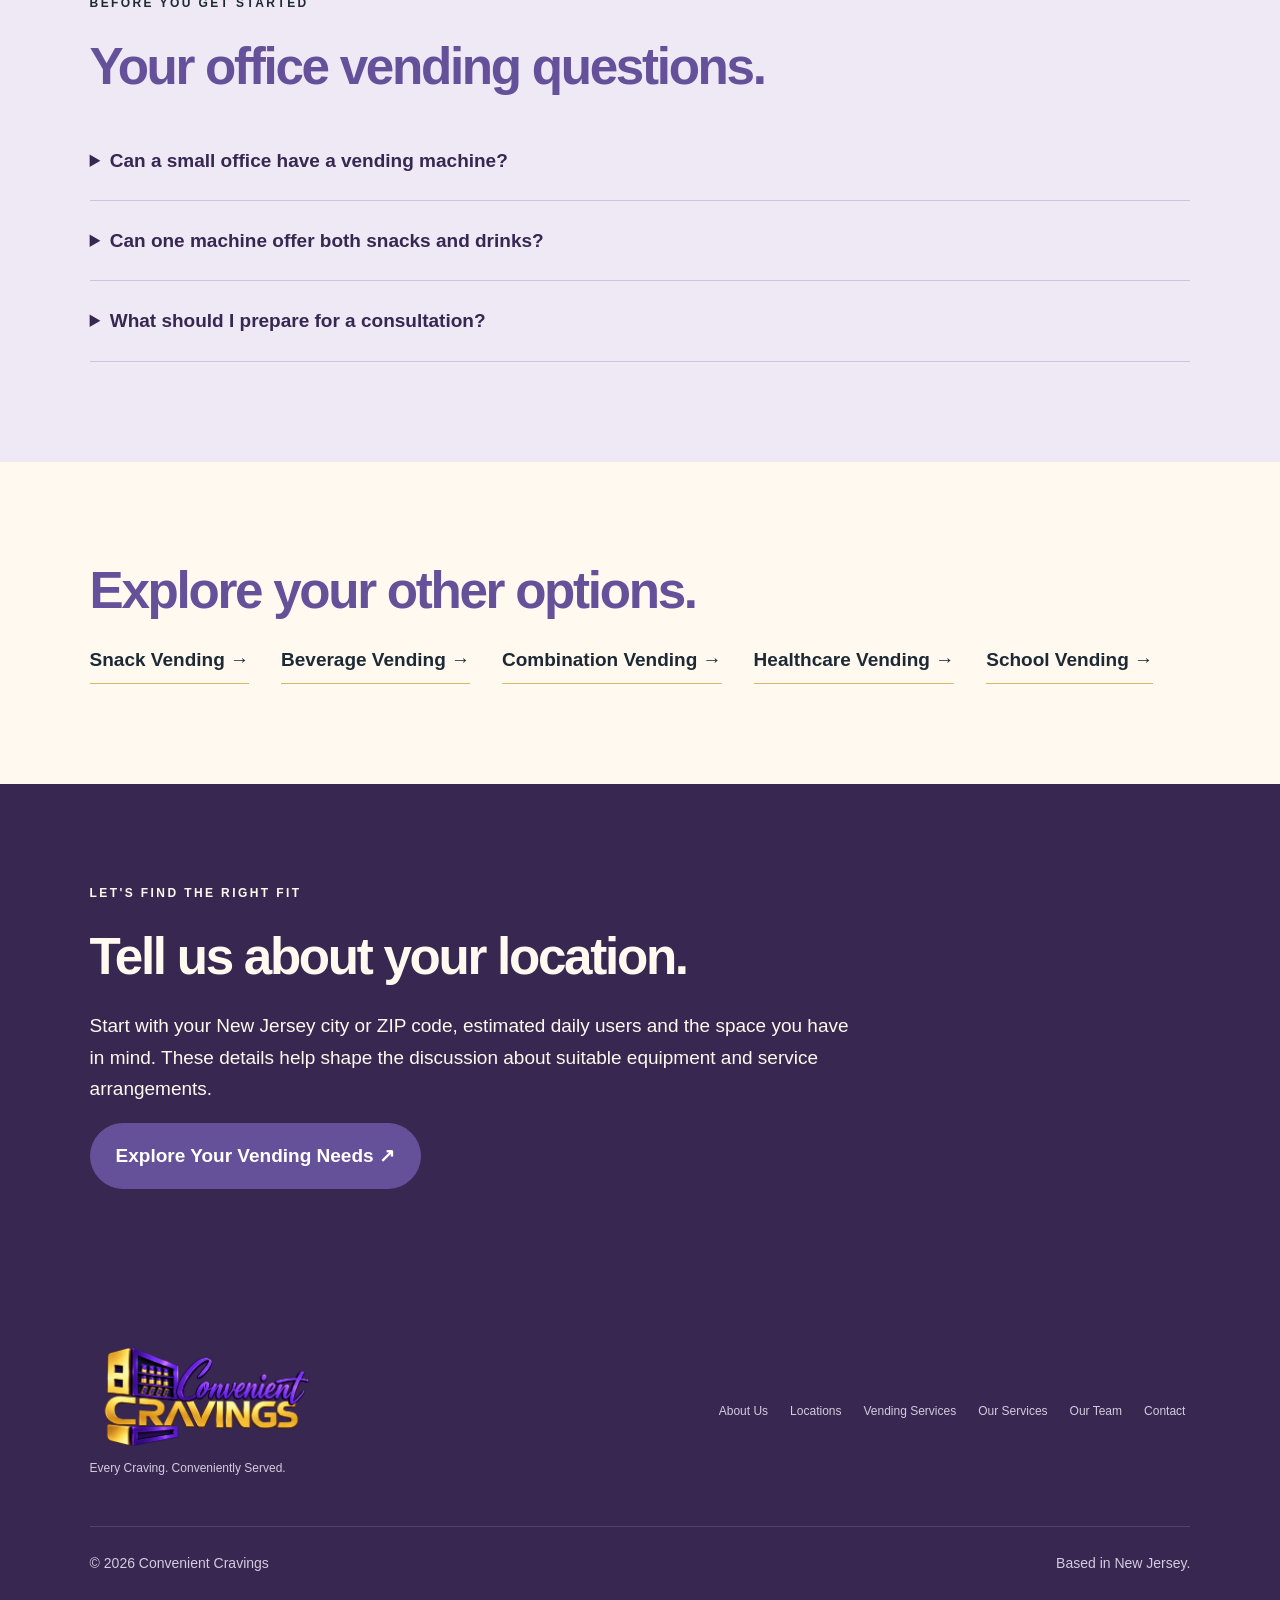
<file: office-vending/index.html>
<!doctype html>
<html lang="en"><head><meta charset="utf-8"><meta name="viewport" content="width=device-width,initial-scale=1"><title>Office Vending Services in New Jersey | Convenient Cravings</title><meta name="description" content="Office vending services for New Jersey facilities. Refreshment options for office breakrooms, shared spaces and commercial buildings. Explore options with Convenient Cravings."><meta name="theme-color" content="#382750"><link rel="stylesheet" href="../style.css?v=service-pages"></head><body class="service-page">
<a class="skip" href="#main">Skip to content</a><header><a class="brand" href="../" aria-label="Convenient Cravings home"><img src="../assets/logo.png?v=convenient-cravings" alt="Convenient Cravings" width="176" height="88"></a><button aria-controls="nav" aria-expanded="false" class="menu" id="menu">Menu ☰</button><nav id="nav"><a href="../#about">ABOUT US</a><a href="../#services">SERVICES</a><a href="../#locations">LOCATIONS</a><a href="../#experience">THE EXPERIENCE</a><a class="button small" href="../#consultation">LET'S TALK VENDING ↗</a></nav></header><main id="main"><section class="section service-hero"><nav aria-label="Breadcrumb" class="service-breadcrumb"><a href="../">Home</a><span aria-hidden="true"> / </span><a href="../#services">Services</a><span aria-hidden="true"> / </span><span aria-current="page">Office vending</span></nav><div class="service-hero-grid"><div><p class="eyebrow">CONVENIENT CRAVINGS · NEW JERSEY</p><h1>Office Vending Services in New Jersey</h1><p class="service-intro">Give employees and tenants a convenient place to find snacks and drinks during the workday. Convenient Cravings helps New Jersey offices and commercial buildings explore vending options suited to their space, daily routines and product preferences.</p><a class="button" href="../#consultation">Plan your vending solution ↗</a><p class="service-slogan">Crave the flavor. Love the convenience.</p></div><img src="../assets/hero-workplace-transparent.webp" alt="Illustrative vending installation for a workplace" width="800" height="1200" fetchpriority="high"></div></section>
<section class="section service-detail-grid" aria-label="Office vending planning"><article><span class="eyebrow">01 / PLAN YOUR SERVICE</span><h2>A better break for your workplace</h2><p>A small office, a shared building and a busy workplace can have very different refreshment needs. Start with the number of people who regularly use the space, when they take breaks and whether visitors or tenants will also use the machines. These details help guide the choice between snack, beverage and combination formats.</p></article><article><span class="eyebrow">02 / PLAN YOUR SERVICE</span><h2>Plan around the space you have</h2><p>A breakroom, lobby or shared amenity area may offer a useful placement opportunity. Before choosing a machine, discuss the available floor space, nearby electrical supply, delivery access and room for people to use the machine comfortably. A site discussion helps identify practical requirements before placement.</p></article><article><span class="eyebrow">03 / PLAN YOUR SERVICE</span><h2>Build a service plan around your people</h2><p>Share the snacks and drinks your team prefers, any workplace food policies and the times when access is busiest. Product selection, restocking arrangements and machine care should be discussed together so that the proposed plan reflects how your building operates.</p></article></section>
<section class="section service-faq" aria-labelledby="faq-title"><p class="eyebrow">BEFORE YOU GET STARTED</p><h2 id="faq-title">Your office vending questions.</h2><details><summary>Can a small office have a vending machine?</summary><p>Suitability depends on expected usage, available space and the proposed service arrangement. Share your approximate daily user count and location so those factors can be discussed.</p></details><details><summary>Can one machine offer both snacks and drinks?</summary><p>A combination machine is one format to consider when a shared snack-and-beverage selection is appropriate. The choice depends on space, demand and available equipment.</p></details><details><summary>What should I prepare for a consultation?</summary><p>Have your New Jersey city or ZIP code, approximate daily users, preferred location, product interests and desired timeline ready.</p></details></section>
<section class="section service-related" aria-labelledby="related-title"><h2 id="related-title">Explore your other options.</h2><div class="service-related-links"><a class="text-link" href="../snack-vending/">Snack vending →</a><a class="text-link" href="../beverage-vending/">Beverage vending →</a><a class="text-link" href="../combination-vending/">Combination vending →</a><a class="text-link" href="../healthcare-vending/">Healthcare vending →</a><a class="text-link" href="../school-vending/">School vending →</a></div></section>
<section class="section service-ending"><p class="eyebrow">LET'S FIND THE RIGHT FIT</p><h2>Tell us about your location.</h2><p>Start with your New Jersey city or ZIP code, estimated daily users and the space you have in mind. These details help shape the discussion about suitable equipment and service arrangements.</p><a class="button" href="../#consultation">Explore your vending needs ↗</a></section></main><footer><div class="footer-top"><div><img alt="Convenient Cravings" height="110" src="../assets/logo.png?v=convenient-cravings" width="220"/><p>Every Craving. Conveniently Served.</p></div><nav aria-label="Footer"><a href="../#about">About Us</a><a href="../#locations">Locations</a><a href="../#services">Vending Services</a><a href="../#experience">Our Services</a><a href="../#team">Our Team</a><a href="../#consultation">Contact</a></nav></div><div class="footer-bottom"><span>© <span id="year">2026</span> Convenient Cravings</span><span>Based in New Jersey.</span></div></footer><script src="../service-page.js" defer></script></body></html>
</file>
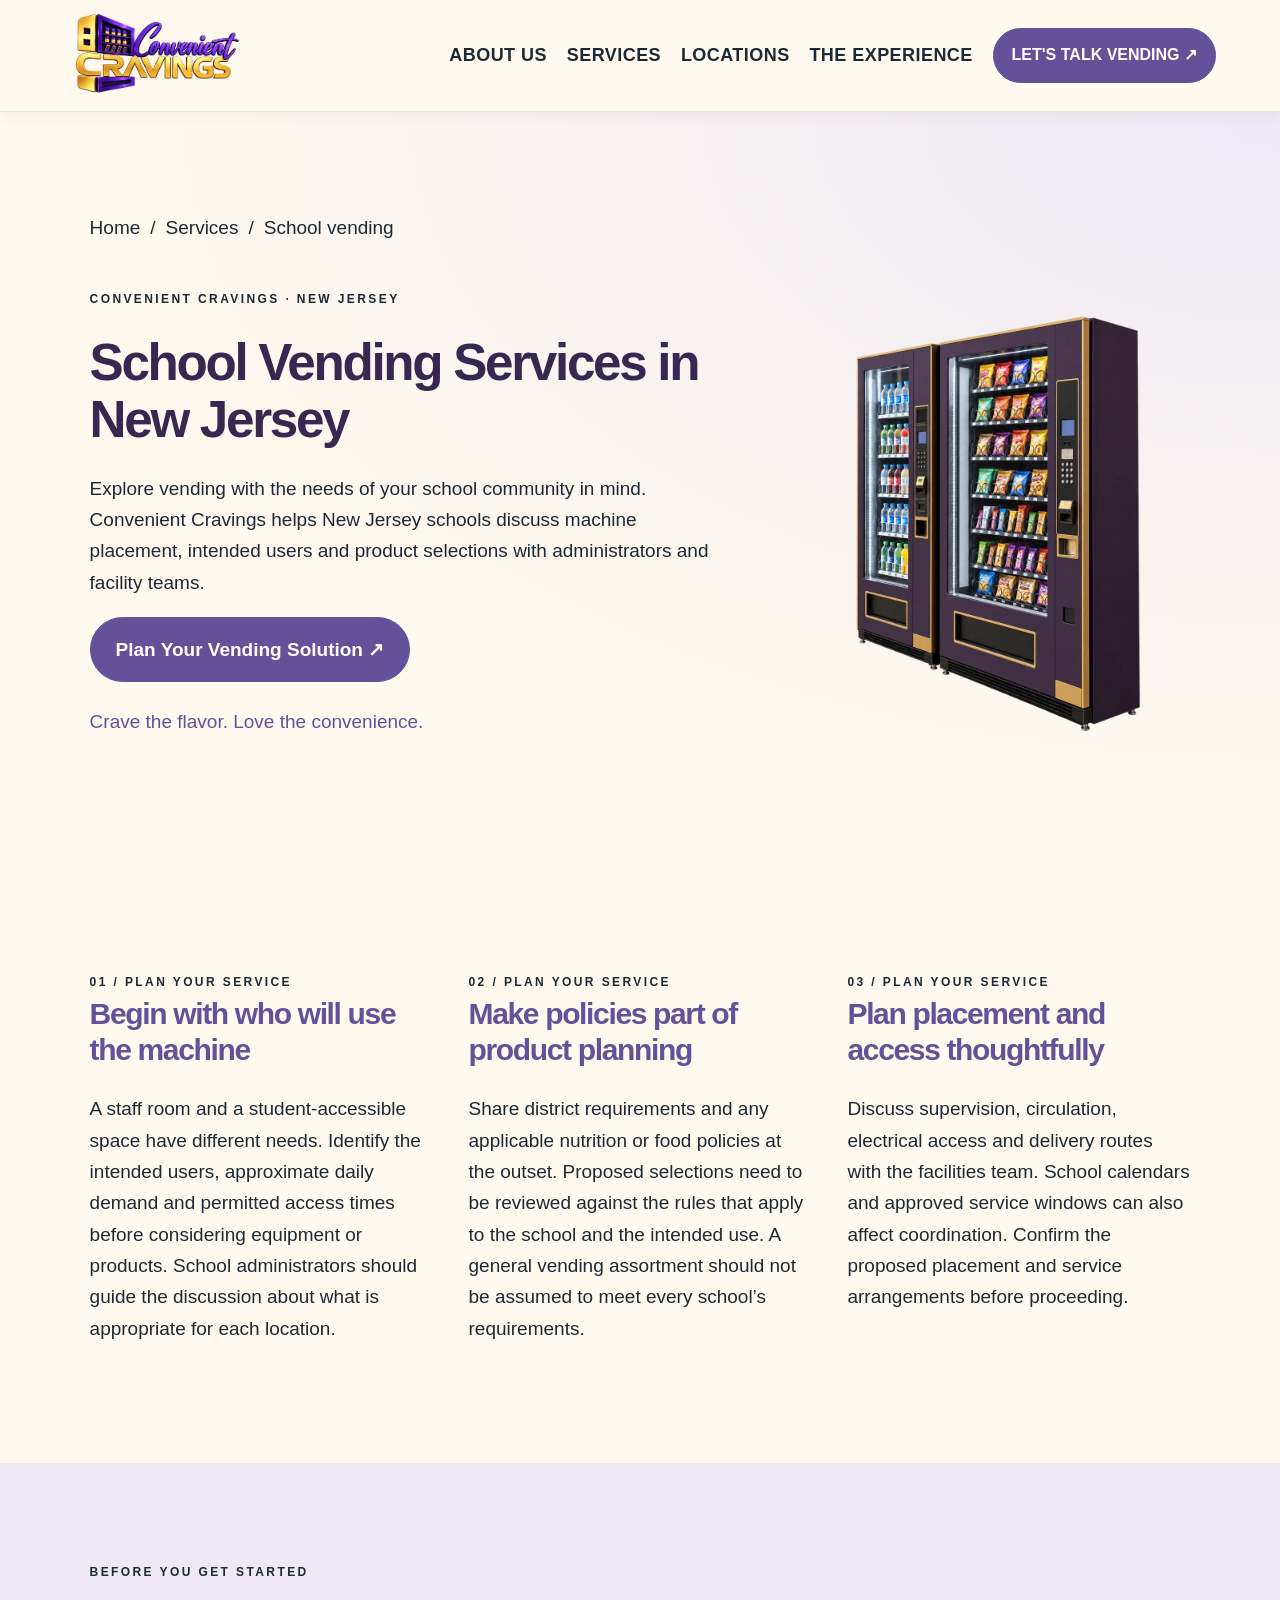
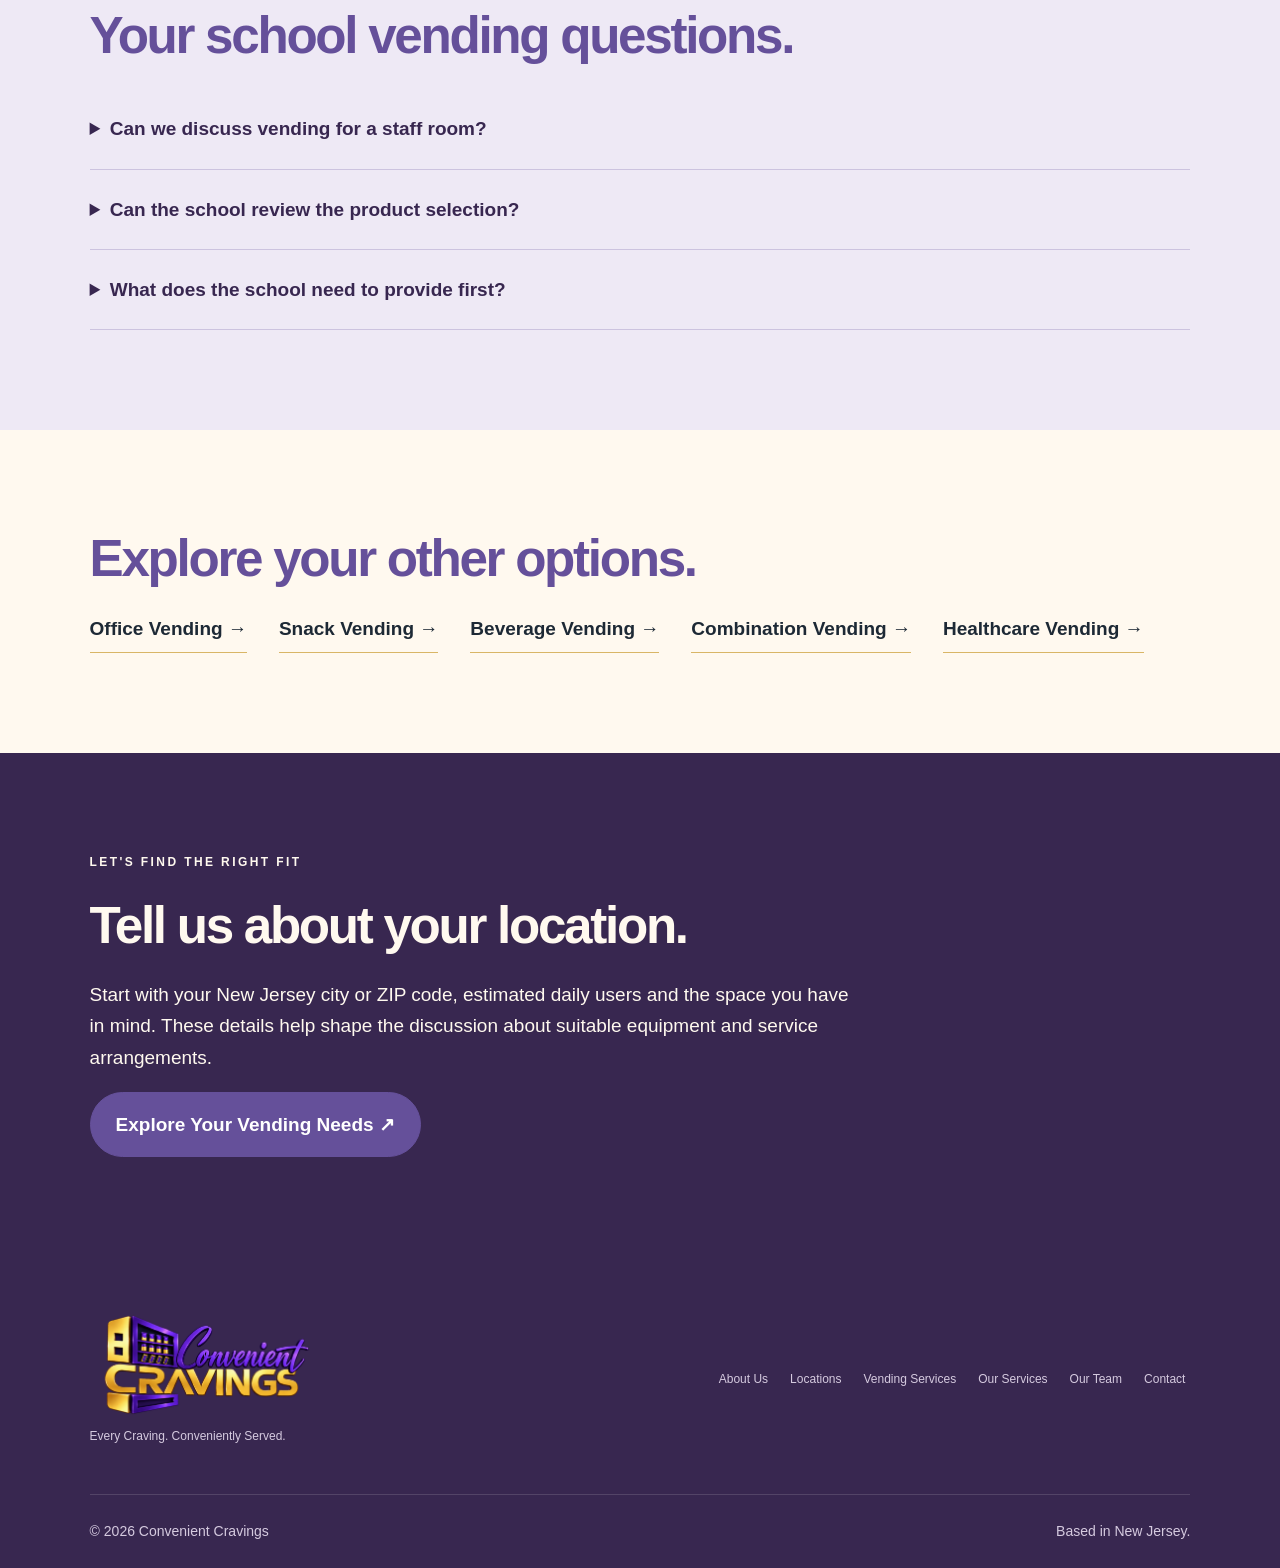
<file: school-vending/index.html>
<!doctype html>
<html lang="en"><head><meta charset="utf-8"><meta name="viewport" content="width=device-width,initial-scale=1"><title>School Vending Services in New Jersey | Convenient Cravings</title><meta name="description" content="School vending services for New Jersey facilities. School vending planned around administrators, facility policies and intended users. Explore options with Convenient Cravings."><meta name="theme-color" content="#382750"><link rel="stylesheet" href="../style.css?v=service-pages"></head><body class="service-page">
<a class="skip" href="#main">Skip to content</a><header><a class="brand" href="../" aria-label="Convenient Cravings home"><img src="../assets/logo.png?v=convenient-cravings" alt="Convenient Cravings" width="176" height="88"></a><button aria-controls="nav" aria-expanded="false" class="menu" id="menu">Menu ☰</button><nav id="nav"><a href="../#about">ABOUT US</a><a href="../#services">SERVICES</a><a href="../#locations">LOCATIONS</a><a href="../#experience">THE EXPERIENCE</a><a class="button small" href="../#consultation">LET'S TALK VENDING ↗</a></nav></header><main id="main"><section class="section service-hero"><nav aria-label="Breadcrumb" class="service-breadcrumb"><a href="../">Home</a><span aria-hidden="true"> / </span><a href="../#services">Services</a><span aria-hidden="true"> / </span><span aria-current="page">School vending</span></nav><div class="service-hero-grid"><div><p class="eyebrow">CONVENIENT CRAVINGS · NEW JERSEY</p><h1>School Vending Services in New Jersey</h1><p class="service-intro">Explore vending with the needs of your school community in mind. Convenient Cravings helps New Jersey schools discuss machine placement, intended users and product selections with administrators and facility teams.</p><a class="button" href="../#consultation">Plan your vending solution ↗</a><p class="service-slogan">Crave the flavor. Love the convenience.</p></div><img src="../assets/hero-school-transparent.webp" alt="Illustrative vending installation for a school" width="800" height="1200" fetchpriority="high"></div></section>
<section class="section service-detail-grid" aria-label="School vending planning"><article><span class="eyebrow">01 / PLAN YOUR SERVICE</span><h2>Begin with who will use the machine</h2><p>A staff room and a student-accessible space have different needs. Identify the intended users, approximate daily demand and permitted access times before considering equipment or products. School administrators should guide the discussion about what is appropriate for each location.</p></article><article><span class="eyebrow">02 / PLAN YOUR SERVICE</span><h2>Make policies part of product planning</h2><p>Share district requirements and any applicable nutrition or food policies at the outset. Proposed selections need to be reviewed against the rules that apply to the school and the intended use. A general vending assortment should not be assumed to meet every school’s requirements.</p></article><article><span class="eyebrow">03 / PLAN YOUR SERVICE</span><h2>Plan placement and access thoughtfully</h2><p>Discuss supervision, circulation, electrical access and delivery routes with the facilities team. School calendars and approved service windows can also affect coordination. Confirm the proposed placement and service arrangements before proceeding.</p></article></section>
<section class="section service-faq" aria-labelledby="faq-title"><p class="eyebrow">BEFORE YOU GET STARTED</p><h2 id="faq-title">Your school vending questions.</h2><details><summary>Can we discuss vending for a staff room?</summary><p>Yes. Explain the intended users, approximate usage and available space so that staff-area options can be considered.</p></details><details><summary>Can the school review the product selection?</summary><p>Product preferences and school policies should be part of the consultation. The responsible school team should review proposed selections before agreement.</p></details><details><summary>What does the school need to provide first?</summary><p>Prepare the school’s location, intended users, estimated daily usage, proposed placement and relevant policies or access restrictions.</p></details></section>
<section class="section service-related" aria-labelledby="related-title"><h2 id="related-title">Explore your other options.</h2><div class="service-related-links"><a class="text-link" href="../office-vending/">Office vending →</a><a class="text-link" href="../snack-vending/">Snack vending →</a><a class="text-link" href="../beverage-vending/">Beverage vending →</a><a class="text-link" href="../combination-vending/">Combination vending →</a><a class="text-link" href="../healthcare-vending/">Healthcare vending →</a></div></section>
<section class="section service-ending"><p class="eyebrow">LET'S FIND THE RIGHT FIT</p><h2>Tell us about your location.</h2><p>Start with your New Jersey city or ZIP code, estimated daily users and the space you have in mind. These details help shape the discussion about suitable equipment and service arrangements.</p><a class="button" href="../#consultation">Explore your vending needs ↗</a></section></main><footer><div class="footer-top"><div><img alt="Convenient Cravings" height="110" src="../assets/logo.png?v=convenient-cravings" width="220"/><p>Every Craving. Conveniently Served.</p></div><nav aria-label="Footer"><a href="../#about">About Us</a><a href="../#locations">Locations</a><a href="../#services">Vending Services</a><a href="../#experience">Our Services</a><a href="../#team">Our Team</a><a href="../#consultation">Contact</a></nav></div><div class="footer-bottom"><span>© <span id="year">2026</span> Convenient Cravings</span><span>Based in New Jersey.</span></div></footer><script src="../service-page.js" defer></script></body></html>
</file>
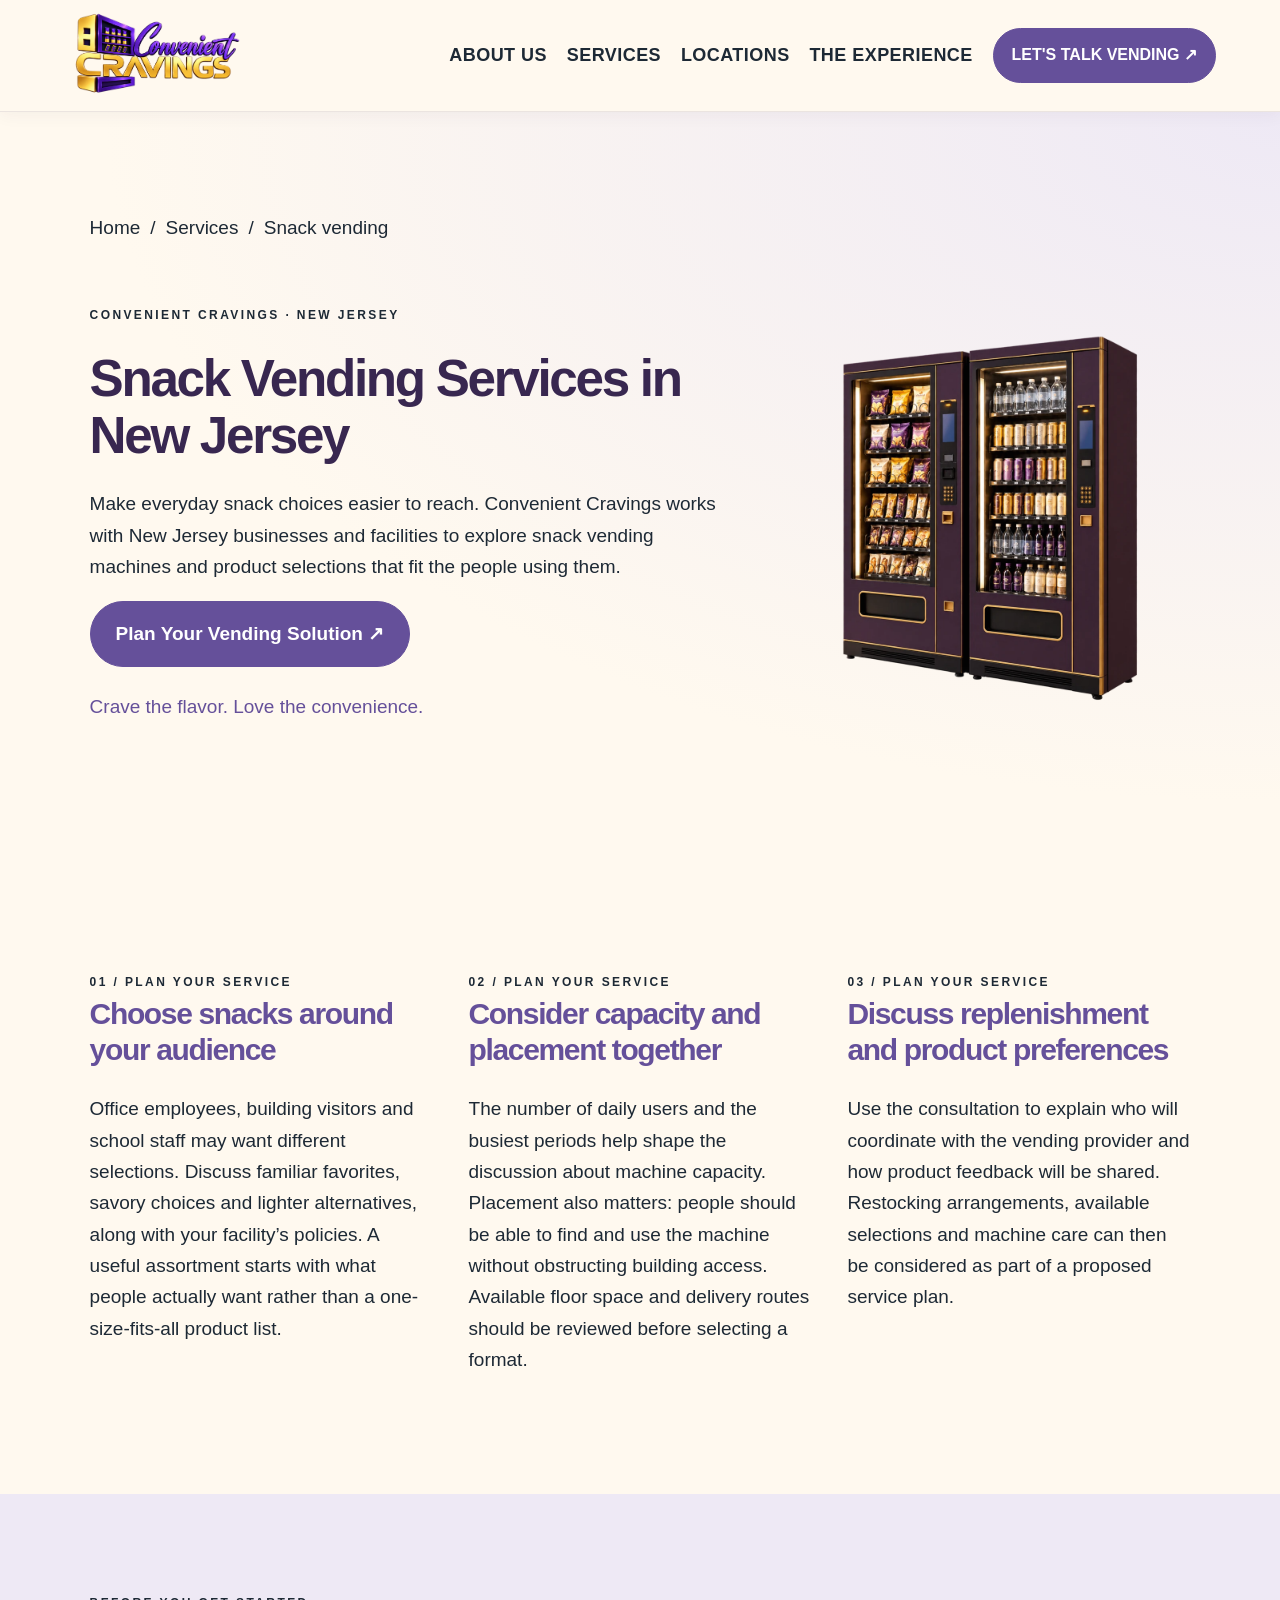
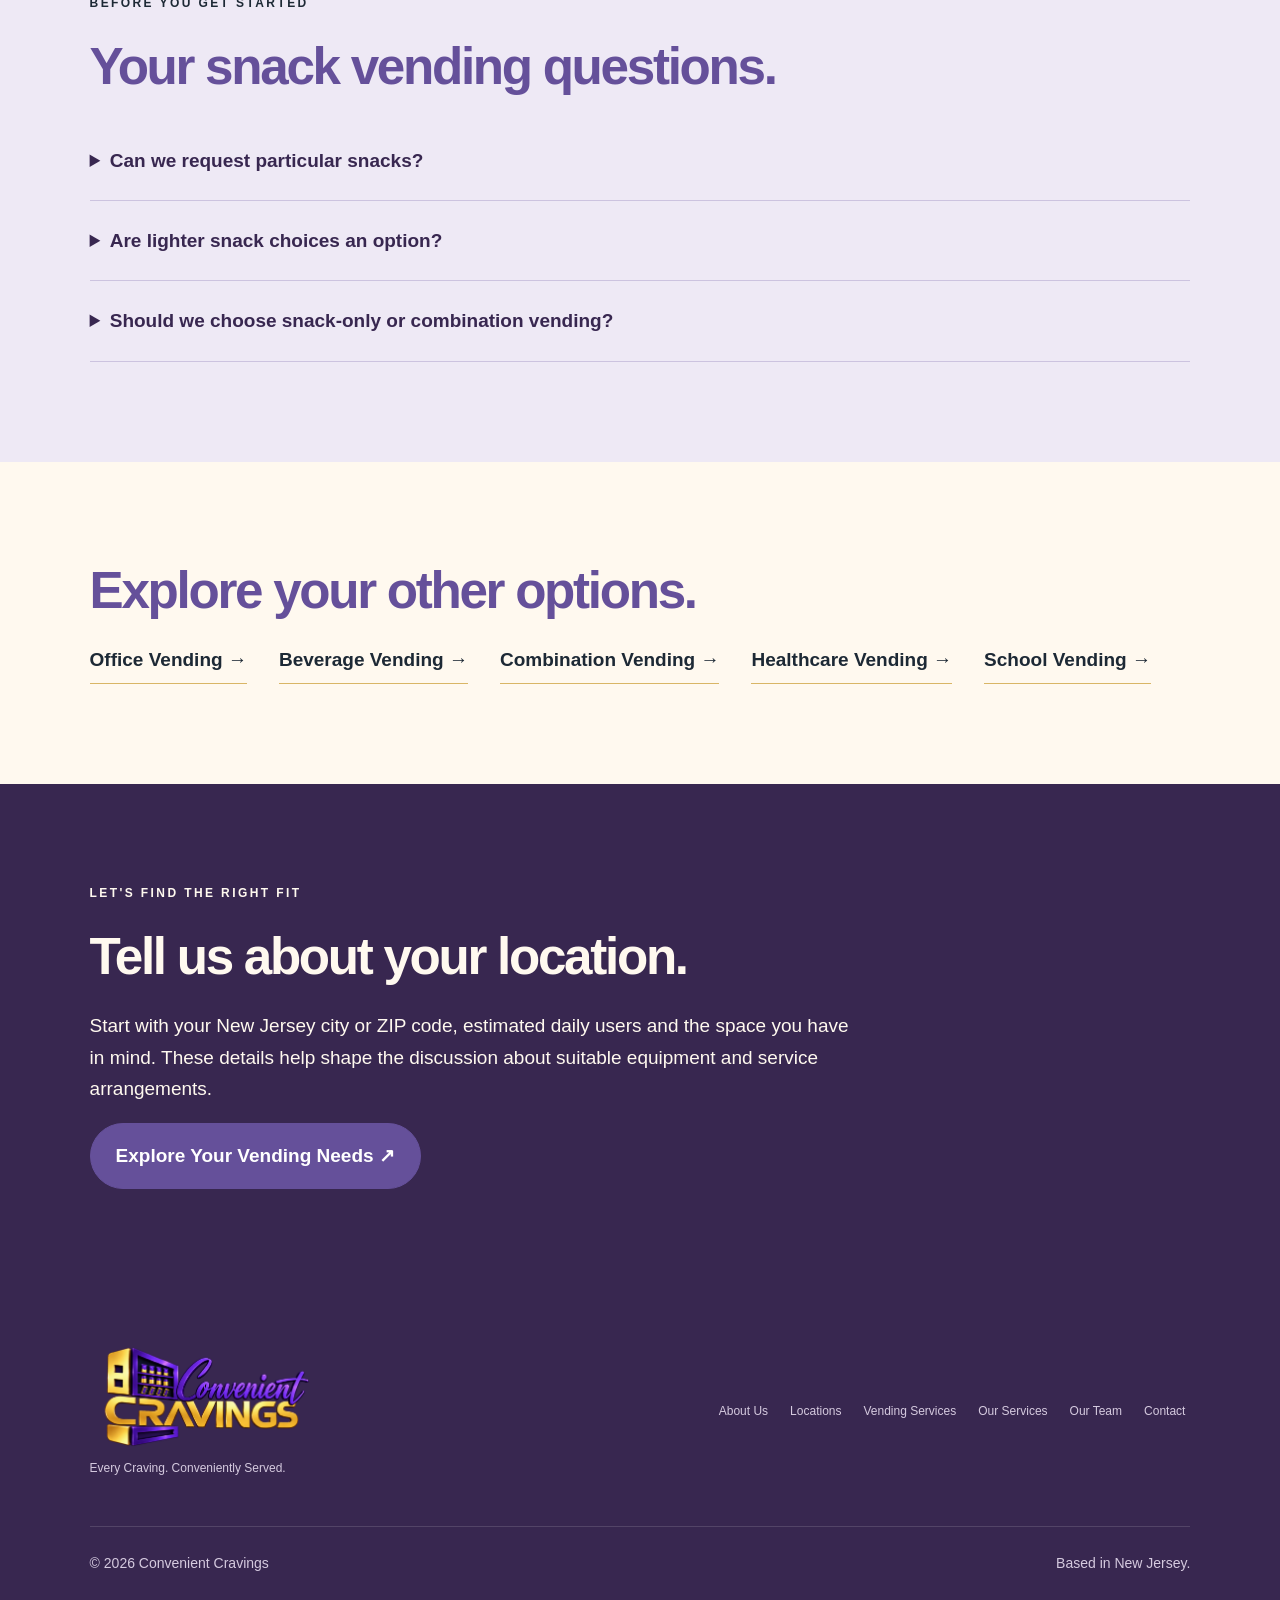
<file: snack-vending/index.html>
<!doctype html>
<html lang="en"><head><meta charset="utf-8"><meta name="viewport" content="width=device-width,initial-scale=1"><title>Snack Vending Services in New Jersey | Convenient Cravings</title><meta name="description" content="Snack vending services for New Jersey facilities. Snack selections planned around your facility, users and available space. Explore options with Convenient Cravings."><meta name="theme-color" content="#382750"><link rel="stylesheet" href="../style.css?v=service-pages"></head><body class="service-page">
<a class="skip" href="#main">Skip to content</a><header><a class="brand" href="../" aria-label="Convenient Cravings home"><img src="../assets/logo.png?v=convenient-cravings" alt="Convenient Cravings" width="176" height="88"></a><button aria-controls="nav" aria-expanded="false" class="menu" id="menu">Menu ☰</button><nav id="nav"><a href="../#about">ABOUT US</a><a href="../#services">SERVICES</a><a href="../#locations">LOCATIONS</a><a href="../#experience">THE EXPERIENCE</a><a class="button small" href="../#consultation">LET'S TALK VENDING ↗</a></nav></header><main id="main"><section class="section service-hero"><nav aria-label="Breadcrumb" class="service-breadcrumb"><a href="../">Home</a><span aria-hidden="true"> / </span><a href="../#services">Services</a><span aria-hidden="true"> / </span><span aria-current="page">Snack vending</span></nav><div class="service-hero-grid"><div><p class="eyebrow">CONVENIENT CRAVINGS · NEW JERSEY</p><h1>Snack Vending Services in New Jersey</h1><p class="service-intro">Make everyday snack choices easier to reach. Convenient Cravings works with New Jersey businesses and facilities to explore snack vending machines and product selections that fit the people using them.</p><a class="button" href="../#consultation">Plan your vending solution ↗</a><p class="service-slogan">Crave the flavor. Love the convenience.</p></div><img src="../assets/hero-commercial-transparent.webp" alt="Illustrative snack vending machine for a commercial building" width="800" height="1200" fetchpriority="high"></div></section>
<section class="section service-detail-grid" aria-label="Snack vending planning"><article><span class="eyebrow">01 / PLAN YOUR SERVICE</span><h2>Choose snacks around your audience</h2><p>Office employees, building visitors and school staff may want different selections. Discuss familiar favorites, savory choices and lighter alternatives, along with your facility’s policies. A useful assortment starts with what people actually want rather than a one-size-fits-all product list.</p></article><article><span class="eyebrow">02 / PLAN YOUR SERVICE</span><h2>Consider capacity and placement together</h2><p>The number of daily users and the busiest periods help shape the discussion about machine capacity. Placement also matters: people should be able to find and use the machine without obstructing building access. Available floor space and delivery routes should be reviewed before selecting a format.</p></article><article><span class="eyebrow">03 / PLAN YOUR SERVICE</span><h2>Discuss replenishment and product preferences</h2><p>Use the consultation to explain who will coordinate with the vending provider and how product feedback will be shared. Restocking arrangements, available selections and machine care can then be considered as part of a proposed service plan.</p></article></section>
<section class="section service-faq" aria-labelledby="faq-title"><p class="eyebrow">BEFORE YOU GET STARTED</p><h2 id="faq-title">Your snack vending questions.</h2><details><summary>Can we request particular snacks?</summary><p>You can share preferred products and dietary preferences during the consultation. Available selections and any restrictions should be confirmed as part of the proposed arrangement.</p></details><details><summary>Are lighter snack choices an option?</summary><p>Lighter choices can be discussed alongside familiar favorites. Actual products depend on availability and facility requirements.</p></details><details><summary>Should we choose snack-only or combination vending?</summary><p>Snack-only vending may suit a location with distinct snack demand, while combination vending brings snacks and beverages together. Compare the formats against your space and expected usage.</p></details></section>
<section class="section service-related" aria-labelledby="related-title"><h2 id="related-title">Explore your other options.</h2><div class="service-related-links"><a class="text-link" href="../office-vending/">Office vending →</a><a class="text-link" href="../beverage-vending/">Beverage vending →</a><a class="text-link" href="../combination-vending/">Combination vending →</a><a class="text-link" href="../healthcare-vending/">Healthcare vending →</a><a class="text-link" href="../school-vending/">School vending →</a></div></section>
<section class="section service-ending"><p class="eyebrow">LET'S FIND THE RIGHT FIT</p><h2>Tell us about your location.</h2><p>Start with your New Jersey city or ZIP code, estimated daily users and the space you have in mind. These details help shape the discussion about suitable equipment and service arrangements.</p><a class="button" href="../#consultation">Explore your vending needs ↗</a></section></main><footer><div class="footer-top"><div><img alt="Convenient Cravings" height="110" src="../assets/logo.png?v=convenient-cravings" width="220"/><p>Every Craving. Conveniently Served.</p></div><nav aria-label="Footer"><a href="../#about">About Us</a><a href="../#locations">Locations</a><a href="../#services">Vending Services</a><a href="../#experience">Our Services</a><a href="../#team">Our Team</a><a href="../#consultation">Contact</a></nav></div><div class="footer-bottom"><span>© <span id="year">2026</span> Convenient Cravings</span><span>Based in New Jersey.</span></div></footer><script src="../service-page.js" defer></script></body></html>
</file>
<file: style.css>
@charset "utf-8";

:root { --purple: #65509a; --deep: #382750; --gold: #d9b666; --ivory: #fff9ef; --lavender: #eee9f5; --navy: #1d2935; }

* { box-sizing: border-box; }

html { scroll-behavior: smooth; scroll-padding-top: 128px; }

body { margin: 0px; background: var(--ivory); color: var(--navy); font: 17px / 1.65 Arial, sans-serif; }

button, input, select, textarea { font: inherit; }

button, a { -webkit-tap-highlight-color: transparent; }

a { color: inherit; text-decoration: none; }

button { cursor: pointer; }

button:focus-visible, a:focus-visible, input:focus-visible, select:focus-visible, textarea:focus-visible, [tabindex]:focus-visible { outline: 3px solid var(--gold); outline-offset: 5px; }

img { max-width: 100%; object-fit: cover; }

h1, h2, h3, h4, p { margin-top: 0px; }

h1, h2, h3 { line-height: 1.12; letter-spacing: -0.045em; }

h1 { font-size: clamp(48px, 5.6vw, 84px); font-weight: 700; color: var(--deep); margin-bottom: 24px; }

h1 span { color: var(--purple); }

h2 { font-size: clamp(36px, 4vw, 58px); color: var(--purple); margin-bottom: 25px; }

h3 { font-size: 25px; }

p { max-width: 650px; }

header { height: 112px; padding: 12px 5%; display: flex; align-items: center; justify-content: space-between; border-bottom: 1px solid rgba(56, 39, 80, 0.098); background: var(--ivory); position: sticky; top: 0px; z-index: 20; box-shadow: rgba(56, 39, 80, 0.05) 0px 3px 16px; }

.brand img { width: 176px; height: 88px; object-fit: contain; }

nav { display: flex; align-items: center; gap: 30px; font-size: 14px; }

nav a:hover, .text-link:hover { color: var(--purple); }

.button { display: inline-flex; gap: 30px; align-items: center; justify-content: center; background: var(--purple); color: rgb(255, 255, 255); border: 1px solid var(--purple); padding: 16px 25px; font-weight: bold; font-size: 14px; border-radius: 3px; transition: background 0.2s, transform 0.2s; }

.button:hover { background: var(--deep); color: rgb(255, 255, 255); transform: translateY(-2px); }

.button.small { padding: 13px 18px; font-size: 12px; }

.button.gold { background: var(--gold); color: var(--deep); border-color: var(--gold); }

.eyebrow { font-size: 10px; font-weight: bold; letter-spacing: 0.2em; margin-bottom: 24px; }

.menu { display: none; }

.skip { position: fixed; left: 15px; top: -100px; z-index: 100; background: white; padding: 10px; }

.skip:focus { top: 10px; }

.hero { overflow: hidden; }

.hero-top { padding: 66px 6% 24px; position: relative; z-index: 2; }

.hero-top > p:not(.eyebrow) { font-size: 18px; color: rgb(88, 96, 106); }

.hero-top .button { margin-top: 8px; }

.hero-stage { height: 580px; margin-top: -235px; position: relative; background: radial-gradient(at 70% 62%, rgba(179, 163, 202, 0.54), transparent 55%); isolation: isolate; }

.stage-label { position: absolute; right: 6%; top: 25px; text-align: right; }

.stage-label p { font-size: 17px; color: var(--purple); margin-top: 8px; }

.stage-label .eyebrow { font-size: 9px; }

.orbit-line { position: absolute; width: 85%; height: 250px; border: 1px solid rgba(101, 80, 154, 0.157); bottom: 42px; left: 14%; border-radius: 50%; transform: rotate(-8deg); }

#viewport { position: absolute; width: 62%; height: 490px; right: 0px; bottom: 35px; perspective: 1000px; touch-action: pan-y; cursor: grab; }

#carousel { position: absolute; left: 50%; top: 50%; transform-style: preserve-3d; width: 0px; height: 0px; }

.scene { position: absolute; top: -160px; left: -100px; width: 200px; height: 330px; transform-style: preserve-3d; transition: transform 1.05s cubic-bezier(0.22, 0.7, 0.18, 1), opacity 0.8s; pointer-events: none; }

.machine { position: relative; width: 190px; height: 320px; background: linear-gradient(115deg, rgb(85, 64, 105), rgb(36, 26, 52)); border: 2px solid rgb(126, 104, 142); border-radius: 5px; box-shadow: rgba(39, 19, 51, 0.565) 0px 28px 25px -18px; transform: rotateY(-9deg); transform-style: preserve-3d; }

.machine::before { content: ""; position: absolute; width: 43px; height: 100%; left: 100%; top: -1px; background: linear-gradient(90deg, rgb(53, 35, 66), rgb(30, 23, 41)); transform-origin: left center; transform: rotateY(90deg); border: 1px solid rgb(99, 75, 124); }

.machine::after { content: ""; position: absolute; width: 100%; height: 40px; top: -41px; background: rgb(116, 89, 137); transform-origin: center bottom; transform: rotateX(90deg); }

.machine-brand { font-size: 9px; color: var(--gold); letter-spacing: 0.12em; text-align: center; padding: 12px 0px 8px; font-weight: 700; }

.machine-window { position: absolute; left: 12px; top: 38px; width: 127px; height: 205px; border: 4px solid rgb(22, 17, 28); background: linear-gradient(120deg, rgba(255, 255, 255, 0.082), rgba(255, 255, 255, 0.008)), rgb(24, 23, 29); box-shadow: rgb(0, 0, 0) 0px 0px 12px inset; }

.shelf { display: flex; justify-content: space-around; height: 39px; padding: 5px 3px; border-bottom: 3px solid rgb(119, 114, 122); }

.packet { display: block; width: 18px; height: 27px; background: linear-gradient(15deg,#e4b654 0 25%,var(--pack) 26% 75%,#f6d185 76%); border-radius: 2px; box-shadow: rgba(255, 255, 255, 0.267) 2px 0px inset; }

.bottle { border-radius: 4px 4px 2px 2px; background: linear-gradient(0deg,#abc8c377 20%,var(--pack) 20% 62%,#c7dfdc77 62%); width: 14px; position: relative; }

.bottle::before { content: ""; width: 8px; height: 4px; background: rgb(175, 158, 194); position: absolute; top: -3px; left: 3px; }

.machine-display { position: absolute; right: 8px; top: 65px; background: rgb(191, 210, 212); width: 29px; height: 43px; border: 4px solid rgb(21, 17, 25); font-size: 5px; text-align: center; padding-top: 6px; color: rgb(34, 34, 34); }

.machine-pay { position: absolute; right: 12px; top: 125px; width: 20px; height: 32px; background: rgb(22, 17, 28); border: 1px solid rgb(168, 144, 84); color: rgb(238, 238, 238); font-size: 10px; text-align: center; }

.machine-slot { position: absolute; bottom: 24px; left: 25px; width: 137px; height: 29px; background: rgb(11, 10, 16); border: 1px solid rgb(171, 142, 80); border-radius: 3px; }

.machine-foot { position: absolute; bottom: 0px; background: linear-gradient(90deg, rgb(164, 139, 86), rgb(227, 199, 129), rgb(182, 156, 101)); height: 9px; width: 100%; }

.hero-controls { position: absolute; bottom: 65px; right: 6%; display: flex; align-items: center; gap: 20px; font-size: 11px; letter-spacing: 0.1em; }

.hero-controls button { height: 42px; width: 42px; border: 1px solid rgba(101, 80, 154, 0.333); border-radius: 50%; background: transparent; color: var(--deep); font-size: 22px; }

.hero-controls button:hover { background: var(--lavender); }

.facility-copy { position: absolute; bottom: 55px; left: 6%; max-width: 270px; }

.facility-copy p { font-size: 14px; line-height: 1.6; margin: 10px 0px; }

.facility-copy a { font-size: 12px; font-weight: bold; color: var(--purple); }

.scene-note { position: absolute; bottom: 15px; right: 6%; font-size: 9px; color: rgb(98, 87, 113); }

.facility-tabs { display: flex; padding: 0px 6%; border-block: 1px solid rgba(56, 39, 80, 0.125); justify-content: space-between; gap: 14px; }

.facility-tabs button { background: none; border-width: 0px 0px 3px; border-style: none none solid; border-color: currentcolor currentcolor transparent; border-image: none; padding: 23px 0px; color: rgb(105, 98, 115); font-size: 11px; letter-spacing: 0.07em; text-transform: uppercase; }

.facility-tabs button.active { color: var(--purple); border-color: var(--gold); font-weight: bold; }

.section { padding: 100px 7%; scroll-margin-top: 25px; }

.section-heading { display: flex; justify-content: space-between; gap: 60px; align-items: end; margin-bottom: 42px; }

.section-heading > p { max-width: 360px; font-size: 16px; color: rgb(101, 112, 121); }

.location-layout { display: grid; grid-template-columns: 1.2fr 1fr; gap: 65px; align-items: center; }

.location-photo { margin: 0px; }

.location-photo img { width: 100%; aspect-ratio: 1.15 / 1; object-fit: cover; }

.location-photo figcaption { font-size: 10px; margin-top: 10px; color: rgb(118, 112, 125); }

.location-list article { border-bottom: 1px solid rgba(56, 39, 80, 0.145); }

.location-list button { width: 100%; text-align: left; border: 0px; background: none; display: flex; justify-content: space-between; align-items: center; padding: 20px 0px; color: var(--deep); font-size: 19px; font-weight: bold; }

.location-list button span { font-size: 19px; font-weight: 400; }

.location-body { padding: 0px 0px 24px; color: rgb(94, 99, 112); font-size: 14px; }

.location-body a { color: var(--purple); font-size: 12px; font-weight: bold; }

.choices { background: var(--lavender); }

.choice-grid, .machine-grid, .team-grid { display: grid; grid-template-columns: repeat(3, 1fr); gap: 36px; margin-top: 48px; }

.choice-grid article { padding-right: 32px; border-right: 1px solid rgba(101, 80, 154, 0.2); }

.choice-grid article:last-child { border: 0px; }

.choice-icon { font-size: 52px; color: var(--purple); display: block; margin-bottom: 24px; }

.choice-grid h3 { font-size: 24px; color: var(--deep); }

.choice-grid p, .team-grid p { font-size: 15px; color: rgb(96, 96, 113); }

.tag { font-size: 9px; letter-spacing: 0.15em; font-weight: bold; color: var(--purple); }

.note { font-size: 11px; line-height: 1.7; color: rgb(117, 109, 124); margin-top: 25px; }

.machine-card { background: rgb(255, 255, 255); padding: 30px; }

.machine-visual { height: 250px; display: flex; align-items: center; justify-content: center; background: var(--lavender); overflow: hidden; margin: -30px -30px 30px; }

.machine-visual .machine { transform: scale(0.63) rotateY(-12deg); margin-top: 6px; }

.machine-card h3 { color: var(--deep); }

.machine-card p { font-size: 14px; color: rgb(100, 98, 108); }

.machine-card button { border-top: 0px; border-right: 0px; border-left: 0px; border-image: none; border-bottom: 1px solid var(--gold); padding: 10px 0px; background: none; color: var(--purple); font-size: 12px; font-weight: bold; }

.experience { background: var(--deep); color: rgb(255, 255, 255); display: grid; grid-template-columns: 1.1fr 1fr; gap: 60px; }

.experience h2 { color: var(--ivory); }

.experience .eyebrow { color: var(--gold); }

.text-link { display: inline-block; border-bottom: 1px solid var(--gold); padding-bottom: 8px; font-size: 13px; font-weight: bold; }

.pillars article { display: flex; gap: 30px; border-bottom: 1px solid rgba(255, 255, 255, 0.17); padding: 24px 0px; }

.pillars article:first-child { padding-top: 0px; }

.pillars article > span { color: var(--gold); font-size: 11px; }

.pillars h3 { font-size: 21px; letter-spacing: -0.015em; }

.pillars p { font-size: 14px; color: rgb(210, 200, 223); margin-bottom: 0px; }

.experience > .note { grid-column: 1 / -1; color: rgb(186, 172, 201); margin: 0px; }

.team-grid article { border-top: 1px solid var(--gold); padding-top: 22px; }

.role-number { font-size: 10px; letter-spacing: 0.14em; color: var(--purple); }

.team-grid h3 { margin-top: 25px; }

.consultation { background: rgb(238, 233, 245); display: grid; grid-template-columns: 1fr 1.1fr; gap: 75px; }

.consultation h2 { font-size: 44px; }

.demo-notice { border-left: 2px solid var(--gold); padding-left: 18px; margin-top: 45px; max-width: 340px; font-size: 12px; }

.demo-notice p { margin: 8px 0px; color: rgb(110, 97, 123); }

.form-grid { display: grid; grid-template-columns: 1fr 1fr; gap: 20px; }

label { font-size: 11px; font-weight: bold; display: flex; flex-direction: column; gap: 7px; }

.full { grid-column: 1 / -1; }

input, select, textarea { border: 1px solid rgba(101, 80, 154, 0.2); background: rgb(255, 253, 250); padding: 13px 12px; min-width: 0px; width: 100%; font-size: 14px; border-radius: 2px; color: var(--navy); }

textarea { resize: vertical; }

form > .button { margin-top: 25px; }

#form-result { background: var(--ivory); padding: 25px; margin-top: 25px; }

#request-summary { white-space: pre-wrap; overflow-wrap: anywhere; font: 13px / 1.6 Arial, sans-serif; }

.portal { display: grid; grid-template-columns: 1fr 1fr; align-items: center; gap: 100px; }

.portal > div:last-child > p { font-size: 16px; max-width: 420px; }

.phone { width: 290px; min-height: 520px; background: rgb(255, 255, 255); border: 9px solid rgb(48, 37, 54); border-radius: 38px; padding: 28px 20px; box-shadow: rgb(231, 222, 238) 20px 25px 0px; margin: auto; }

.phone-top { font-size: 8px; color: var(--purple); font-weight: bold; margin-bottom: 30px; display: flex; justify-content: space-between; }

.phone .eyebrow { font-size: 7px; margin-bottom: 13px; }

.phone h3 { color: var(--deep); font-size: 24px; }

.phone-picture { height: 110px; background: url("assets/lounge.png") center center / cover; }

.phone-tabs { display: flex; margin-top: 16px; border-bottom: 1px solid rgb(221, 221, 221); }

.phone-tabs button { background: none; border-width: 0px 0px 2px; border-style: none none solid; border-color: currentcolor currentcolor transparent; border-image: none; font-size: 10px; padding: 8px; }

.phone-tabs button.active { border-color: var(--purple); color: var(--purple); }

#phone-content { padding-top: 18px; min-height: 108px; }

#phone-content h4 { font-size: 13px; margin-bottom: 5px; }

#phone-content p { font-size: 11px; }

.phone small { font-size: 6px; letter-spacing: 0.06em; }

.clean-list { padding-left: 20px; font-size: 14px; line-height: 2.5; }

.partners { text-align: center; background: var(--lavender); }

.partners p { margin-left: auto; margin-right: auto; }

.partner-options { display: flex; flex-wrap: wrap; justify-content: center; gap: 14px 30px; margin: 35px auto; max-width: 690px; font-size: 12px; }

.partner-options span::before { content: "✦"; color: var(--gold); margin-right: 12px; }

.final-cta { position: relative; min-height: 510px; display: flex; align-items: center; background: rgb(36, 27, 45); }

.final-cta > img { position: absolute; width: 100%; height: 100%; opacity: 0.42; object-position: center 60%; }

.final-cta > div { position: relative; padding: 80px 7%; color: rgb(255, 255, 255); }

.final-cta h2 { font-size: clamp(40px, 4.5vw, 64px); color: white; }

.light-link { display: inline-block; font-size: 13px; margin-left: 30px; }

footer { background: var(--deep); color: rgb(213, 202, 223); padding: 50px 7% 25px; }

.footer-top { display: flex; justify-content: space-between; align-items: center; }

.footer-top img { object-fit: contain; }

.footer-top p { font-size: 12px; }

.footer-top nav { font-size: 12px; flex-wrap: wrap; justify-content: end; max-width: 450px; }

.footer-bottom { display: flex; justify-content: space-between; gap: 20px; font-size: 9px; border-top: 1px solid rgba(255, 255, 255, 0.133); padding-top: 25px; margin-top: 35px; }

.footer-bottom button { border: 0px; background: none; color: inherit; font-size: 10px; }

dialog { border: 0px; background: var(--ivory); padding: 45px; max-width: 560px; width: calc(100% - 40px); color: var(--navy); box-shadow: rgba(0, 0, 0, 0.333) 0px 30px 90px; }

dialog::backdrop { background: rgba(34, 21, 46, 0.8); backdrop-filter: blur(5px); }

dialog h2 { font-size: 35px; }

dialog p, dialog li { font-size: 15px; }

.close-dialog { position: absolute; right: 12px; top: 8px; border: 0px; background: transparent; font-size: 30px; color: var(--purple); }

@media (min-width: 1450px) {
  .hero-top { padding-top: 85px; }
  .hero-stage { margin-top: -220px; }
  #viewport { right: 5%; }
}

@media (max-width: 1000px) {
  nav { gap: 17px; font-size: 12px; }
  .hero-top { padding-top: 50px; }
  h1 { font-size: 60px; }
  .hero-stage { margin-top: -150px; height: 540px; }
  #viewport { width: 66%; transform: scale(0.85); transform-origin: right center; }
  .facility-copy { max-width: 225px; }
  .location-layout { gap: 35px; }
  .section { padding: 75px 6%; }
  .consultation { gap: 35px; }
  .portal { gap: 45px; }
  .section-heading { gap: 35px; }
  .machine-grid { gap: 20px; }
  .machine-card { padding: 22px; }
  .machine-visual { margin: -22px -22px 22px; }
  .footer-top nav { max-width: 330px; }
  .experience { gap: 40px; }
}

@media (max-width: 720px) {
  header { height: 88px; padding: 8px 6%; }
  .brand img { width: 140px; height: 70px; }
  .menu { display: block; border: 1px solid rgba(101, 80, 154, 0.267); background: none; color: var(--deep); font-size: 12px; padding: 9px 12px; }
  header nav { display: none; position: absolute; top: 88px; left: 0px; right: 0px; padding: 25px 6%; background: var(--ivory); box-shadow: rgba(0, 0, 0, 0.067) 0px 15px 20px; align-items: stretch; }
  header nav.open { display: flex; flex-direction: column; gap: 18px; }
  .hero-top { padding: 40px 6% 0px; }
  h1 { font-size: clamp(40px, 8vw, 58px); letter-spacing: -0.045em; }
  .eyebrow { font-size: 8px; margin-bottom: 18px; }
  .hero-top > p:not(.eyebrow) { font-size: 15px; }
  .hero-top .button { font-size: 12px; padding: 13px 20px; }
  .hero-stage { height: 465px; margin-top: 15px; }
  #viewport { width: 100%; height: 390px; bottom: 72px; right: 0px; transform: scale(0.73); transform-origin: center center; }
  .stage-label { top: 8px; right: 6%; z-index: 2; }
  .stage-label .eyebrow { display: none; }
  .stage-label p { font-size: 11px; }
  .facility-copy { left: 6%; bottom: 22px; max-width: 220px; }
  .facility-copy .eyebrow { font-size: 8px; }
  .facility-copy p { font-size: 11px; margin: 7px 0px; }
  .facility-copy a { font-size: 10px; }
  .hero-controls { bottom: 43px; gap: 10px; }
  .hero-controls button { width: 33px; height: 33px; font-size: 17px; }
  .hero-controls span { font-size: 9px; }
  .scene-note { bottom: 5px; font-size: 7px; }
  .orbit-line { bottom: 100px; height: 155px; left: 0px; width: 100%; }
  .facility-tabs { overflow-x: auto; justify-content: start; gap: 28px; }
  .facility-tabs button { white-space: nowrap; font-size: 9px; padding: 16px 0px; }
  .section { padding: 60px 6%; }
  .section-heading { display: block; margin-bottom: 26px; }
  .section-heading > p { font-size: 14px; max-width: 100%; }
  h2 { font-size: 36px; }
  .location-layout { grid-template-columns: 1fr; gap: 22px; }
  .location-photo img { aspect-ratio: 1.3 / 1; }
  .location-list button { font-size: 17px; padding: 17px 0px; }
  .choice-grid, .machine-grid, .team-grid { grid-template-columns: 1fr; gap: 30px; margin-top: 30px; }
  .choice-grid article { border-right: 0px; border-bottom: 1px solid rgba(101, 80, 154, 0.2); padding: 0px 0px 25px; }
  .choice-icon { font-size: 36px; margin-bottom: 12px; }
  .choice-grid h3 { font-size: 23px; }
  .machine-card { display: grid; grid-template-columns: 120px 1fr; gap: 0px 22px; padding: 20px; }
  .machine-visual { grid-row: 1 / 5; height: 100%; margin: -20px 0px -20px -20px; min-height: 245px; }
  .machine-visual .machine { transform: scale(0.48); flex-shrink: 0; }
  .machine-card h3 { font-size: 23px; }
  .machine-card p { font-size: 12px; }
  .machine-card button { text-align: left; justify-self: start; font-size: 11px; }
  .experience, .consultation, .portal { grid-template-columns: 1fr; gap: 35px; }
  .experience h2 { font-size: 35px; }
  .experience > .note { grid-column: auto; }
  .consultation h2 { font-size: 36px; }
  .demo-notice { margin-top: 22px; max-width: 100%; }
  .form-grid { gap: 15px; }
  .phone { order: 2; margin-top: 10px; }
  .portal { gap: 30px; }
  .portal > div:last-child > p { font-size: 15px; }
  .partners { padding-block: 65px; }
  .partner-options { font-size: 11px; gap: 12px; }
  .final-cta { min-height: 440px; }
  .final-cta > div { padding: 60px 6%; }
  .final-cta .light-link { display: block; margin: 20px 0px 0px; }
  .footer-top { display: block; }
  .footer-top nav { justify-content: start; max-width: 100%; margin-top: 30px; gap: 20px; }
  .footer-bottom { flex-wrap: wrap; gap: 10px 20px; }
  .footer-bottom > span:nth-child(2) { width: 100%; order: 3; }
  .footer-top img { width: 175px; height: auto; }
  dialog { padding: 40px 25px; }
  html { scroll-padding-top: 104px; }
}

@media (prefers-reduced-motion: reduce) {
  html { scroll-behavior: auto; }
  *, ::before, ::after { transition: none !important; animation: auto ease 0s 1 normal none running none !important; }
}

#carousel .scene { width: 240px; height: 350px; left: -120px; top: -175px; }

.hero-photo { display: block; width: 100%; height: 100%; object-fit: cover; border-radius: 7px; border: 1px solid rgba(217, 182, 102, 0.467); box-shadow: rgba(56, 39, 80, 0.6) 0px 22px 35px -16px; user-select: none; }

@media (max-width: 720px) {
  #carousel .scene { width: 230px; height: 345px; left: -115px; top: -172px; }
}

.machine-card { border-radius: 16px; overflow: hidden; box-shadow: rgba(56, 39, 80, 0.03) 0px 5px 22px; transition: transform 0.3s, box-shadow 0.3s; isolation: isolate; }

.machine-visual { height: auto; aspect-ratio: 3 / 2; background: var(--lavender); }

.machine-photo { display: block; width: 100%; height: 100%; object-fit: contain; transition: transform 0.65s cubic-bezier(0.2, 0.65, 0.3, 1); }

.machine-card:focus-within { box-shadow: rgba(56, 39, 80, 0.125) 0px 14px 34px; }

@media (hover: hover) and (prefers-reduced-motion: no-preference) {
  .machine-card:hover { transform: translateY(-7px); box-shadow: rgba(56, 39, 80, 0.14) 0px 18px 38px; }
  .machine-card:hover .machine-photo { transform: scale(1.045); }
}

@keyframes machine-card-enter { 
  0% { opacity: 0.25; translate: 0px 24px; }
  100% { opacity: 1; translate: 0px; }
}

@media (prefers-reduced-motion: no-preference) {
  .machine-card.card-enter { animation: machine-card-enter .7s cubic-bezier(.2,.65,.3,1) var(--card-delay,0ms) backwards; }
}

@media (max-width: 720px) {
  .machine-card { display: block; padding: 24px; border-radius: 14px; }
  .machine-visual { height: auto; min-height: 0px; aspect-ratio: 3 / 2; margin: -24px -24px 24px; }
  .machine-card h3 { font-size: 25px; }
  .machine-card p { font-size: 14px; }
  .machine-card button { font-size: 12px; }
}

@media (prefers-reduced-motion: reduce) {
  .machine-card, .machine-photo { transform: none !important; translate: none !important; animation: auto ease 0s 1 normal none running none !important; }
}

.machine-card .machine-visual { background: transparent; }

.machine-photo { object-fit: contain; }

#carousel.auto-spinning .scene { transition: none; }

#hero-spin { font-size: 15px; background: var(--ivory); }

@media (max-width: 720px) {
  .hero-controls { gap: 7px; }
  .hero-controls button { width: 29px; height: 29px; }
  .facility-copy { max-width: 190px; }
}

.hero-photo { object-fit: contain; border: 0px; border-radius: 0px; box-shadow: none; background: transparent; }

header nav { gap: 22px; }

nav a[aria-current="page"] { color: var(--purple); text-decoration: underline; text-underline-offset: 6px; }

.about-intro { padding-block: 85px; background: radial-gradient(at right top, rgb(238, 233, 245), transparent 65%); }

.about-lead { font-size: 21px; max-width: 720px; margin-bottom: 0px; }

.about-story { display: grid; grid-template-columns: 1fr 1fr; gap: 8%; border-top: 1px solid rgba(56, 39, 80, 0.098); }

.about-mark { margin-top: 48px; display: flex; flex-direction: column; align-items: flex-start; gap: 18px; color: var(--purple); font-size: 14px; }

.about-mark img { object-fit: contain; }

.about-prose p:last-child { margin-bottom: 0px; }

.about-facilities { display: grid; grid-template-columns: 1fr 1fr; gap: 24px; }

.about-facilities article { padding: 34px; border: 1px solid rgba(101, 80, 154, 0.15); border-radius: 16px; background: rgba(255, 255, 255, 0.44); }

.about-facilities h3 { margin-top: 20px; color: var(--deep); }

.about-facilities p { margin-bottom: 0px; }

.about-closing { background: var(--deep); color: var(--ivory); }

.about-closing h2 { color: var(--ivory); }

.about-closing p { max-width: 650px; }

.about-closing .eyebrow { color: var(--gold); }

@media (min-width: 721px) and (max-width: 1050px) {
  header { padding-inline: 3%; }
  header nav { gap: 12px; font-size: 12px; }
  .brand img { width: 145px; }
  header .button.small { padding: 10px; font-size: 11px; }
}

@media (max-width: 720px) {
  .about-intro { padding-block: 55px; }
  .about-lead { font-size: 18px; }
  .about-story, .about-facilities { grid-template-columns: 1fr; gap: 30px; }
  .about-mark { margin-top: 25px; }
  .about-facilities article { padding: 26px; }
  .about-page h1 { font-size: clamp(40px, 9vw, 58px); }
}

:root { --body-size: 17px; --lead-size: 21px; --heading-one: clamp(48px,5.6vw,84px); --heading-two: clamp(36px,4vw,58px); }

body, button, input, select, textarea, pre { font-family: Arial, sans-serif; }

body { font-size: var(--body-size); line-height: 1.65; }

body main h1 { font-size: var(--heading-one); }

body h2 { font-size: var(--heading-two); }

body h3 { font-size: 25px; }

body main p:not(.eyebrow):not(.tag):not(.note), body dialog p, body dialog li, body .clean-list, body .partner-options, body footer p { font-size: var(--body-size); line-height: 1.65; }

body main .about-lead, body .hero-top > p:not(.eyebrow) { font-size: var(--lead-size); }

body nav, body button:not(.close-dialog), body .button, body .text-link, body .light-link, body .location-body a, body .facility-copy a, body input, body select, body textarea, body label, body #request-summary { font-size: var(--body-size); }

body nav a, body button, body .button, body .text-link, body .light-link, body .location-body a, body .facility-copy a { text-transform: capitalize; }

body .facility-tabs button { letter-spacing: 0px; }

body .note, body .scene-note, body figcaption, body .footer-bottom { font-size: 12px; }

body .eyebrow, body .tag { font-size: 10px; }

header nav { gap: 18px; }

header .button { gap: 12px; }

header nav a { white-space: nowrap; }

body .location-list button { font-size: 25px; line-height: 1.25; gap: 16px; }

body .phone h3 { font-size: 25px; }

body #phone-content h4 { font-size: 19px; }

.phone { width: min(100%, 340px); }

.phone-tabs { flex-wrap: wrap; }

.phone small { font-size: 10px; }

.facility-copy { max-width: 300px; }

.facility-tabs { overflow-x: auto; }

.facility-tabs button { flex-shrink: 0; }

.form-grid > * { min-width: 0px; }

.button { text-align: center; }

@media (max-width: 1200px) {
  header { padding-inline: 5%; }
  .menu { display: block; border: 1px solid rgba(101, 80, 154, 0.267); background: var(--ivory); color: var(--deep); padding: 9px 12px; }
  header nav { display: none; position: absolute; top: 100%; left: 0px; right: 0px; padding: 25px 6%; background: var(--ivory); box-shadow: rgba(0, 0, 0, 0.067) 0px 15px 20px; align-items: stretch; max-height: calc(100dvh - 112px); overflow-y: auto; }
  header nav.open { display: flex; flex-direction: column; gap: 18px; }
}

@media (max-width: 720px) {
  :root { --lead-size: 18px; --heading-one: clamp(40px,9vw,58px); --heading-two: 36px; }
  header nav { max-height: calc(100dvh - 88px); }
  .hero-stage { height: 620px; }
  #viewport { bottom: 205px; }
  .facility-copy { max-width: calc(88%); left: 6%; bottom: 100px; }
  .hero-controls { bottom: 40px; }
  .scene-note { bottom: 10px; max-width: 88%; text-align: right; }
  .orbit-line { bottom: 235px; }
  .stage-label { max-width: 88%; }
  .form-grid { grid-template-columns: 1fr; }
  .full { grid-column: auto; }
  .footer-top nav { max-width: 100%; }
  .phone { box-shadow: rgb(231, 222, 238) 10px 15px 0px; }
}

header .button, .about-closing .button { border-radius: 999px; }

.location-list article { scroll-margin-top: 20px; }

@media (max-width: 720px) {
  .hero-stage { height: 550px; }
  #viewport { bottom: 150px; }
  .facility-copy { bottom: 25px; }
  .orbit-line { bottom: 180px; }
}

#locations, #team, #consultation { padding-top: 40px; }

#locations .section-heading { margin-bottom: 28px; }

#locations .section-heading h2 { margin-bottom: 0px; }

.location-layout { align-items: start; }

.location-list article:first-child button { padding-top: 0px; }

#experience { align-items: start; }

#experience > div:first-child h2 { margin-top: 0px; }

#team .team-grid h3 { margin-top: 0px; }

#consultation form > .button, .partners > .button, .final-cta .button { border-radius: 999px; }

@keyframes phone-float { 
  0%, 100% { transform: translateY(0px) rotate(-1deg); }
  50% { transform: translateY(-10px) rotate(1deg); }
}

@media (prefers-reduced-motion: no-preference) {
  .phone { animation: 6s ease-in-out 0s infinite normal none running phone-float; }
  .phone:hover, .phone:focus-within { animation-play-state: paused; }
}

.footer-top { flex-wrap: wrap; gap: 24px; }

body .footer-top nav { display: flex; flex-wrap: nowrap; max-width: none; gap: 22px; white-space: nowrap; justify-content: flex-start; overflow-x: auto; min-width: 0px; padding: 8px 5px 14px; }

.footer-top nav a { flex-shrink: 0; text-transform: capitalize; }

@media (max-width: 900px) {
  body .footer-top nav { width: 100%; }
}

@media (max-width: 720px) {
  #locations, #team, #consultation { padding-top: 30px; }
  #locations .section-heading { margin-bottom: 24px; }
}

#machines { padding-top: 40px; }

#machines .section-heading h2 { margin-bottom: 0px; }

.hero-top .button { border-radius: 999px; }

.service-experience-image { display: block; width: 100%; height: auto; aspect-ratio: 3 / 2; object-fit: cover; margin-top: 32px; border-radius: 16px; }

@media (max-width: 720px) {
  #machines { padding-top: 30px; }
  .service-experience-image { margin-top: 25px; }
}
/* Recovery enhancements */
#carousel .scene{will-change:transform,opacity}
#viewport{user-select:none}
nav.open{display:flex}
.reveal{opacity:0;transform:translateY(22px);transition:opacity .7s ease,transform .7s ease}
.reveal.is-visible{opacity:1;transform:none}
.request-summary{white-space:pre-wrap;overflow-wrap:anywhere;background:#eee9f5;padding:1rem;border-radius:8px;max-height:40vh;overflow:auto}
@media(max-width:850px){header nav.open{display:flex;position:absolute;top:100%;left:0;right:0;background:var(--ivory);padding:24px;flex-direction:column;align-items:stretch;box-shadow:0 15px 25px #38275022;z-index:40}}
@media(prefers-reduced-motion:reduce){.reveal{opacity:1;transform:none;transition:none}.scene{transition:none!important}}

/* Continuous carousel: let requestAnimationFrame own transforms without CSS easing */
#carousel .scene{transition:none!important;backface-visibility:hidden;will-change:transform,opacity}

/* About Convenient Cravings */
.about-section{background:var(--lavender);scroll-margin-top:112px}
.about-layout{display:grid;grid-template-columns:1fr 1fr;gap:clamp(35px,6vw,110px);align-items:start}
.about-intro h2{margin-bottom:24px}.about-lead{font-size:clamp(19px,2vw,25px);line-height:1.45;color:var(--deep);margin-bottom:30px}
.about-content>p{font-size:17px;line-height:1.8;color:var(--navy)}
.about-highlights{margin-top:32px;border-top:1px solid #65509a40}
.about-highlights>div{padding:19px 0;border-bottom:1px solid #65509a40;display:grid;gap:5px}
.about-highlights strong{color:var(--deep);font-size:17px}
.about-highlights span{color:#555463;font-size:14px;line-height:1.6}
@media(max-width:760px){.about-layout{grid-template-columns:1fr;gap:26px}.about-section{scroll-margin-top:88px}}

/* About page reference layout */
.about-reference{background:var(--ivory);scroll-margin-top:112px}
.about-reference-top{padding:68px max(2%,24px) 84px;background:radial-gradient(ellipse at 80% 0%,#eee9f5 0%,transparent 60%),var(--ivory);border-bottom:1px solid #38275012}
.about-reference-top h2{font-size:clamp(44px,6.3vw,96px);line-height:1.08;letter-spacing:-.052em;margin:0 0 34px;color:var(--purple)}
.about-reference-top h2 span{color:var(--deep)}
.about-reference-top p{font-size:clamp(17px,1.36vw,21px);line-height:1.72;max-width:980px;margin:0}
.about-reference-bottom{display:grid;grid-template-columns:1fr 1fr;gap:clamp(45px,7vw,120px);padding:118px max(2%,24px) 90px}
.about-reference-left h2{font-size:clamp(43px,4.5vw,69px);line-height:1.1;margin:0 0 72px;color:var(--purple)}
.about-reference-left img{display:block;width:min(330px,65%);height:auto;object-fit:contain}
.about-reference-right p{font-size:clamp(17px,1.35vw,21px);line-height:1.7;max-width:690px;margin:0 0 28px}
@media(max-width:760px){.about-reference{scroll-margin-top:85px}.about-reference-top{padding:55px 6% 65px}.about-reference-bottom{grid-template-columns:1fr;padding:65px 6%;gap:38px}.about-reference-left h2{margin-bottom:36px}.about-reference-left img{width:220px}.about-reference-right p{font-size:17px}}

/* About Us alignment and spacing refinement */
.about-reference-top,.about-reference-bottom{padding-left:7%;padding-right:7%}
.about-reference-top{padding-top:70px;padding-bottom:72px}
.about-reference-top h2{margin-bottom:26px}
.about-reference-top p{max-width:960px}
.about-reference-bottom{padding-top:78px;padding-bottom:82px;gap:clamp(40px,6vw,95px);grid-template-columns:minmax(0,1fr) minmax(0,1fr);align-items:start}
.about-reference-left h2{margin-top:0;margin-bottom:48px}
.about-reference-right{padding-top:0}
.about-reference-right p:first-child{margin-top:0}
@media(max-width:760px){.about-reference-top,.about-reference-bottom{padding-left:6%;padding-right:6%}.about-reference-top{padding-top:46px;padding-bottom:50px}.about-reference-bottom{padding-top:50px;padding-bottom:60px;gap:28px;grid-template-columns:1fr}.about-reference-left h2{margin-bottom:28px}}

/* Unified About layout: introductory copy and supporting text on one row */
.about-reference-top{padding-top:54px;padding-bottom:20px;border-bottom:0;background:radial-gradient(ellipse at 80% 0%,#eee9f5 0%,transparent 60%),var(--ivory)}
.about-reference-top h2{margin-bottom:30px}
.about-reference-intro-grid{display:grid;grid-template-columns:minmax(0,1fr) minmax(0,1fr);column-gap:clamp(40px,6vw,95px);align-items:start}
.about-reference-intro-grid>p,.about-reference-intro-grid .about-reference-right p{max-width:none;font-size:clamp(16px,1.2vw,19px);line-height:1.7;margin:0 0 20px}
.about-reference-bottom{display:block;padding-top:18px;padding-bottom:62px}
.about-reference-left h2{margin-bottom:24px}
.about-reference-left img{width:min(290px,55%)}
@media(max-width:760px){.about-reference-top{padding-top:38px;padding-bottom:12px}.about-reference-intro-grid{grid-template-columns:1fr;gap:10px}.about-reference-bottom{padding-top:12px;padding-bottom:45px}.about-reference-left img{width:220px}}

/* Final About Us: heading and logo left, all three paragraphs right */
.about-reference-top{padding-top:52px;padding-bottom:20px;border:0}
.about-reference-top h2{margin:0}
.about-reference-bottom{display:grid;grid-template-columns:minmax(0,1fr) minmax(0,1fr);gap:clamp(36px,6vw,95px);align-items:start;padding-top:24px;padding-bottom:72px}
.about-reference-left h2{margin:0 0 34px}
.about-reference-left img{width:min(300px,65%);height:auto}
.about-reference-bottom>.about-reference-right{padding:0}
.about-reference-bottom>.about-reference-right p{font-size:clamp(16px,1.25vw,20px);line-height:1.72;max-width:none;margin:0 0 24px}
@media(max-width:760px){.about-reference-top{padding-top:40px;padding-bottom:14px}.about-reference-bottom{grid-template-columns:1fr;gap:30px;padding-top:15px;padding-bottom:52px}.about-reference-left h2{margin-bottom:25px}.about-reference-left img{width:230px}}

/* Site-wide readable body copy; heading sizes remain unchanged */
body{font-size:19px}
nav#nav{font-size:16px;gap:clamp(12px,1.55vw,26px)}
nav#nav>a:not(.button){font-size:16px;font-weight:700;text-transform:uppercase;letter-spacing:.025em}
nav#nav .button.small{font-size:14px}
.facility-tabs button{font-size:15px;font-weight:650;letter-spacing:.035em;padding:20px 4px}
.location-body,.location-body p{font-size:17px;line-height:1.7}
.location-body a,.facility-copy a,.machine-card button{font-size:16px}
.facility-copy p,.section-heading>p,.choice-grid p,.machine-card p,.team-grid p,.consultation p,.experience p{font-size:18px}
.about-reference-bottom{grid-template-columns:minmax(0,.86fr) minmax(0,1.14fr);column-gap:clamp(45px,6vw,105px)}
.about-reference-bottom>.about-reference-right p{font-size:19px;line-height:1.72}
#locations{scroll-margin-top:112px}
@media(max-width:1050px){nav#nav{gap:12px}nav#nav>a:not(.button){font-size:14px}}
@media(max-width:760px){body{font-size:17px}.about-reference-bottom{grid-template-columns:1fr}.about-reference-bottom>.about-reference-right p{font-size:18px}.facility-tabs{overflow-x:auto;justify-content:flex-start;gap:25px}.facility-tabs button{white-space:nowrap;flex:0 0 auto;font-size:14px}#locations{scroll-margin-top:85px}}

/* Slightly larger desktop text; heading and mobile sizes stay as defined above. */
@media (min-width: 1024px) {
  :root { --body-size: 19px; --lead-size: 23px; }
  body { font-size: 20px; }
  body nav#nav, body nav#nav > a:not(.button) { font-size: 18px; }
  body nav#nav .button.small { font-size: 16px; }
  body .facility-tabs button { font-size: 19px; }
  body .about-reference-bottom > .about-reference-right p { font-size: 21px; }
  body .note, body .scene-note, body figcaption, body .footer-bottom { font-size: 14px; }
  body .eyebrow, body .tag, body .phone small { font-size: 12px; }
}

/* Searchable service directory and dedicated service pages. */
.service-directory{background:var(--lavender)}
.service-link-grid{display:grid;grid-template-columns:repeat(3,minmax(0,1fr));gap:24px}
.service-link-card{display:flex;flex-direction:column;padding:30px;border:1px solid #65509a30;border-radius:16px;background:var(--ivory);color:var(--deep);text-decoration:none;min-width:0}
.service-link-card h3{margin:0 0 16px}.service-link-card p{margin:0 0 24px}.service-link-card .text-link{margin-top:auto}
.service-link-card:hover,.service-link-card:focus-visible{border-color:var(--purple);box-shadow:0 8px 24px #38275014}
.service-breadcrumb{display:flex;flex-wrap:wrap;gap:10px;margin-bottom:40px}
.service-hero{background:radial-gradient(at right top,#eee9f5,transparent 65%)}
.service-hero-grid{display:grid;grid-template-columns:minmax(0,1.6fr) minmax(0,1fr);gap:5%;align-items:center}
.service-hero-grid>div{min-width:0}.service-hero-grid>img{display:block;width:100%;height:auto;max-height:480px;object-fit:contain}
.service-page main h1{font-size:var(--heading-two);overflow-wrap:break-word}
body .service-hero .service-intro{font-size:var(--lead-size);max-width:720px}
.service-page .button{border-radius:999px}.service-slogan{margin-top:24px;color:var(--purple)}
.service-detail-grid{display:grid;grid-template-columns:repeat(3,minmax(0,1fr));gap:36px}
.service-detail-grid article{min-width:0}body .service-detail-grid h2{font-size:30px;line-height:1.2}
.service-faq{background:var(--lavender)}.service-faq details{border-bottom:1px solid #65509a40;padding:24px 0}
.service-faq summary{font-weight:700;cursor:pointer;color:var(--deep);font-size:var(--body-size)}
.service-faq details p{max-width:850px;margin:18px 0 0}.service-related-links{display:flex;flex-wrap:wrap;gap:20px 32px}
.service-ending{background:var(--deep);color:var(--ivory)}.service-ending h2{color:var(--ivory)}.service-ending>p:not(.eyebrow){max-width:760px}
.service-link-card:focus-visible,.service-faq summary:focus-visible{outline:3px solid var(--purple);outline-offset:5px}
@media(max-width:1050px){.service-link-grid,.service-detail-grid{grid-template-columns:repeat(2,minmax(0,1fr))}}
@media(max-width:760px){.service-link-grid,.service-detail-grid,.service-hero-grid{grid-template-columns:1fr}.service-hero-grid>img{max-height:300px;margin-top:28px}.service-link-card{padding:24px}.service-breadcrumb{margin-bottom:28px}.service-detail-grid{gap:32px}}
</file>
